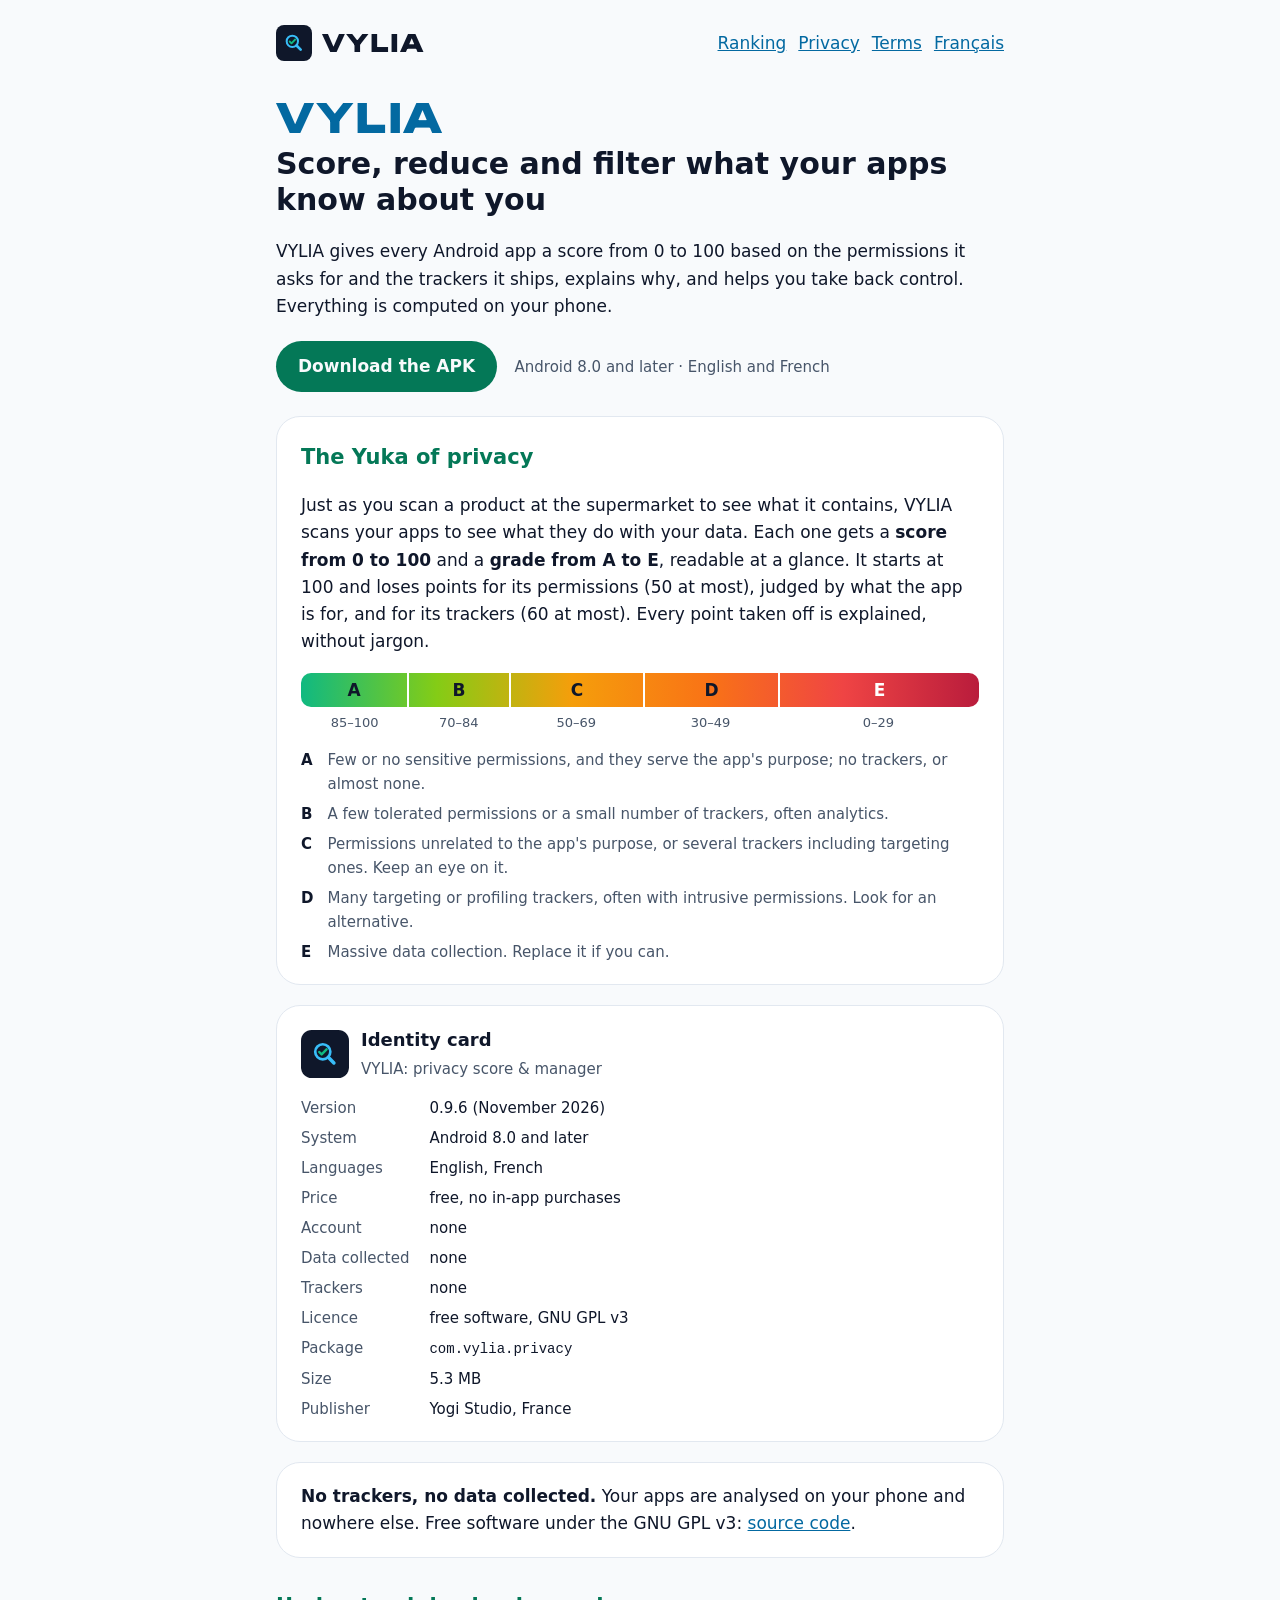
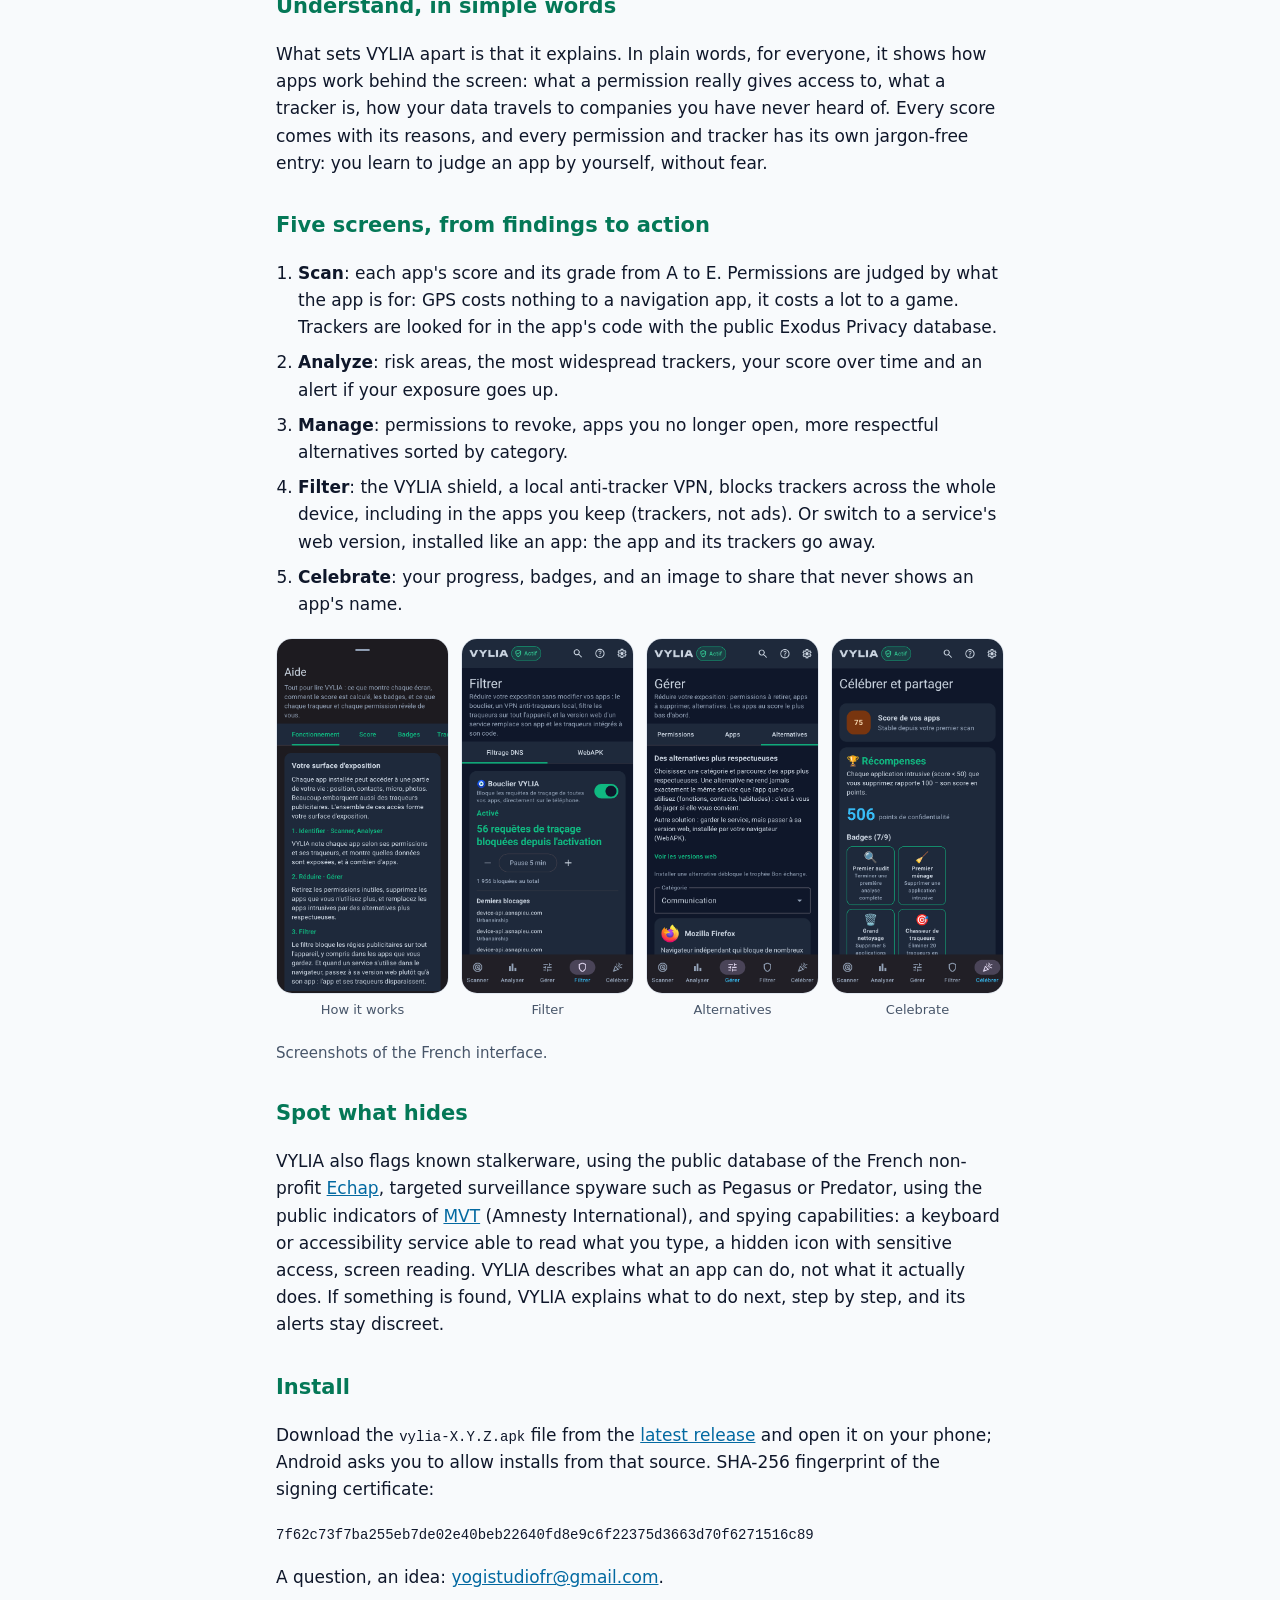
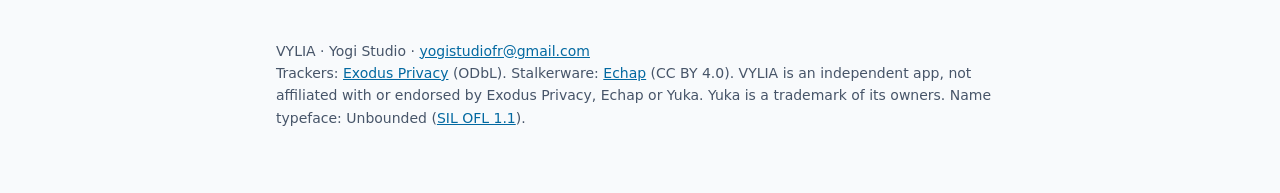
<file: index.html>
<!doctype html>
<html lang="en">
<head>
<meta charset="utf-8">
<meta name="viewport" content="width=device-width, initial-scale=1">
<meta http-equiv="Content-Security-Policy" content="default-src 'none'; style-src 'self'; img-src 'self'; font-src 'self'; base-uri 'none'; form-action 'none'">
<meta name="referrer" content="no-referrer">
<title>VYLIA: privacy score &amp; manager</title>
<meta name="description" content="VYLIA scores your Android apps by their permissions and trackers, helps you clean up and blocks trackers with a local anti-tracker VPN. 100% on your phone, free software.">
<link rel="icon" href="assets/logo.svg" type="image/svg+xml">
<link rel="stylesheet" href="style.css">
</head>
<body>
<main>
<header>
  <a class="logo" href="./"><img src="assets/logo.svg" alt="" width="36" height="36"><span class="wordmark">VYLIA</span></a>
  <nav><a href="ranking.html">Ranking</a><a href="privacy.html">Privacy</a><a href="terms.html">Terms</a><a href="fr/" hreflang="fr" lang="fr">Français</a></nav>
</header>

<h1><span class="wordmark">VYLIA</span>Score, reduce and filter what your apps know about you</h1>
<p>VYLIA gives every Android app a score from 0 to 100 based on the permissions it asks for and the trackers it ships,
explains why, and helps you take back control. Everything is computed on your phone.</p>
<p><a class="button" href="https://github.com/GuillaumeCHR/VYLIA/releases/latest">Download the APK</a>
<span class="muted">Android 8.0 and later · English and French</span></p>

<section class="card" aria-labelledby="pitch-en">
  <h2 id="pitch-en">The Yuka of privacy</h2>
  <p>Just as you scan a product at the supermarket to see what it contains, VYLIA scans your apps to see what they do with
  your data. Each one gets a <strong>score from 0 to 100</strong> and a <strong>grade from A to E</strong>, readable at a
  glance. It starts at 100 and loses points for its permissions (50 at most), judged by what the app is for, and for its
  trackers (60 at most). Every point taken off is explained, without jargon.</p>
  <div class="scale" role="img" aria-label="Grade scale: A from 85 to 100, B from 70 to 84, C from 50 to 69, D from 30 to 49, E from 0 to 29">
    <span class="band-a">A</span><span class="band-b">B</span><span class="band-c">C</span><span class="band-d">D</span><span class="band-e">E</span>
  </div>
  <div class="scale-legend" aria-hidden="true"><span class="band-a">85–100</span><span class="band-b">70–84</span><span class="band-c">50–69</span><span class="band-d">30–49</span><span class="band-e">0–29</span></div>
  <dl class="grades">
    <dt>A</dt><dd>Few or no sensitive permissions, and they serve the app's purpose; no trackers, or almost none.</dd>
    <dt>B</dt><dd>A few tolerated permissions or a small number of trackers, often analytics.</dd>
    <dt>C</dt><dd>Permissions unrelated to the app's purpose, or several trackers including targeting ones. Keep an eye on it.</dd>
    <dt>D</dt><dd>Many targeting or profiling trackers, often with intrusive permissions. Look for an alternative.</dd>
    <dt>E</dt><dd>Massive data collection. Replace it if you can.</dd>
  </dl>
</section>

<section class="card" aria-labelledby="idcard-en">
  <div class="idcard-title"><img src="assets/logo.svg" alt="" width="48" height="48">
    <div><strong id="idcard-en">Identity card</strong><span class="muted">VYLIA: privacy score &amp; manager</span></div></div>
  <dl class="idcard">
    <dt>Version</dt><dd>0.9.6 (November 2026)</dd>
    <dt>System</dt><dd>Android 8.0 and later</dd>
    <dt>Languages</dt><dd>English, French</dd>
    <dt>Price</dt><dd>free, no in-app purchases</dd>
    <dt>Account</dt><dd>none</dd>
    <dt>Data collected</dt><dd>none</dd>
    <dt>Trackers</dt><dd>none</dd>
    <dt>Licence</dt><dd>free software, GNU GPL v3</dd>
    <dt>Package</dt><dd><code>com.vylia.privacy</code></dd>
    <dt>Size</dt><dd>5.3 MB</dd>
    <dt>Publisher</dt><dd>Yogi Studio, France</dd>
  </dl>
</section>

<div class="card">
  <strong>No trackers, no data collected.</strong> Your apps are analysed on your phone and nowhere else.
  Free software under the GNU GPL v3: <a href="https://github.com/GuillaumeCHR/VYLIA">source code</a>.
</div>

<h2>Understand, in simple words</h2>
<p>What sets VYLIA apart is that it explains. In plain words, for everyone, it shows how apps work behind the screen:
what a permission really gives access to, what a tracker is, how your data travels to companies you have never heard
of. Every score comes with its reasons, and every permission and tracker has its own jargon-free entry: you learn to
judge an app by yourself, without fear.</p>

<h2>Five screens, from findings to action</h2>
<ol class="steps">
  <li><strong>Scan</strong>: each app's score and its grade from A to E. Permissions are judged by what the app is for:
    GPS costs nothing to a navigation app, it costs a lot to a game. Trackers are looked for in the app's code with the
    public Exodus Privacy database.</li>
  <li><strong>Analyze</strong>: risk areas, the most widespread trackers, your score over time and an alert if your
    exposure goes up.</li>
  <li><strong>Manage</strong>: permissions to revoke, apps you no longer open, more respectful alternatives sorted by
    category.</li>
  <li><strong>Filter</strong>: the VYLIA shield, a local anti-tracker VPN, blocks trackers across the whole device, including
    in the apps you keep (trackers, not ads). Or switch to a service's web version, installed like an app: the app and its trackers go away.</li>
  <li><strong>Celebrate</strong>: your progress, badges, and an image to share that never shows an app's name.</li>
</ol>

<div class="shots">
  <figure><img src="screenshots/aide-fonctionnement.png" width="540" height="1119" alt="How VYLIA works: your exposure surface, then Identify, Reduce, Filter (French interface)"><figcaption>How it works</figcaption></figure>
  <figure><img src="screenshots/filtrer.png" width="540" height="1119" alt="Filter: the VYLIA shield and private DNS (French interface)"><figcaption>Filter</figcaption></figure>
  <figure><img src="screenshots/alternatives.png" width="540" height="1119" alt="Alternatives by category, with their Google Play rating (French interface)"><figcaption>Alternatives</figcaption></figure>
  <figure><img src="screenshots/celebrer.png" width="540" height="1119" alt="Celebrate and share: score, points and badges (French interface)"><figcaption>Celebrate</figcaption></figure>
</div>
<p class="muted">Screenshots of the French interface.</p>

<h2>Spot what hides</h2>
<p>VYLIA also flags known stalkerware, using the public database of the French non-profit
<a href="https://echap.eu.org/">Echap</a>, targeted surveillance spyware such as Pegasus or Predator, using the public
indicators of <a href="https://github.com/mvt-project/mvt-indicators">MVT</a> (Amnesty International), and spying capabilities: a keyboard or accessibility service able to read
what you type, a hidden icon with sensitive access, screen reading. VYLIA describes what an app can do, not what it
actually does. If something is found, VYLIA explains what to do next, step by step, and its alerts stay discreet.</p>

<h2>Install</h2>
<p>Download the <code>vylia-X.Y.Z.apk</code> file from the
<a href="https://github.com/GuillaumeCHR/VYLIA/releases/latest">latest release</a> and open it on your phone; Android
asks you to allow installs from that source. SHA-256 fingerprint of the signing certificate:</p>
<p><code>7f62c73f7ba255eb7de02e40beb22640fd8e9c6f22375d3663d70f6271516c89</code></p>
<p>A question, an idea: <a href="mailto:yogistudiofr@gmail.com">yogistudiofr@gmail.com</a>.</p>

<footer>VYLIA · Yogi Studio · <a href="mailto:yogistudiofr@gmail.com">yogistudiofr@gmail.com</a><br>
Trackers: <a href="https://exodus-privacy.eu.org/">Exodus Privacy</a> (ODbL). Stalkerware: <a href="https://echap.eu.org/">Echap</a> (CC BY 4.0).
VYLIA is an independent app, not affiliated with or endorsed by Exodus Privacy, Echap or Yuka. Yuka is a trademark of its owners.
Name typeface: Unbounded (<a href="assets/unbounded-OFL.txt">SIL OFL 1.1</a>).</footer>
</main>
</body>
</html>
</file>
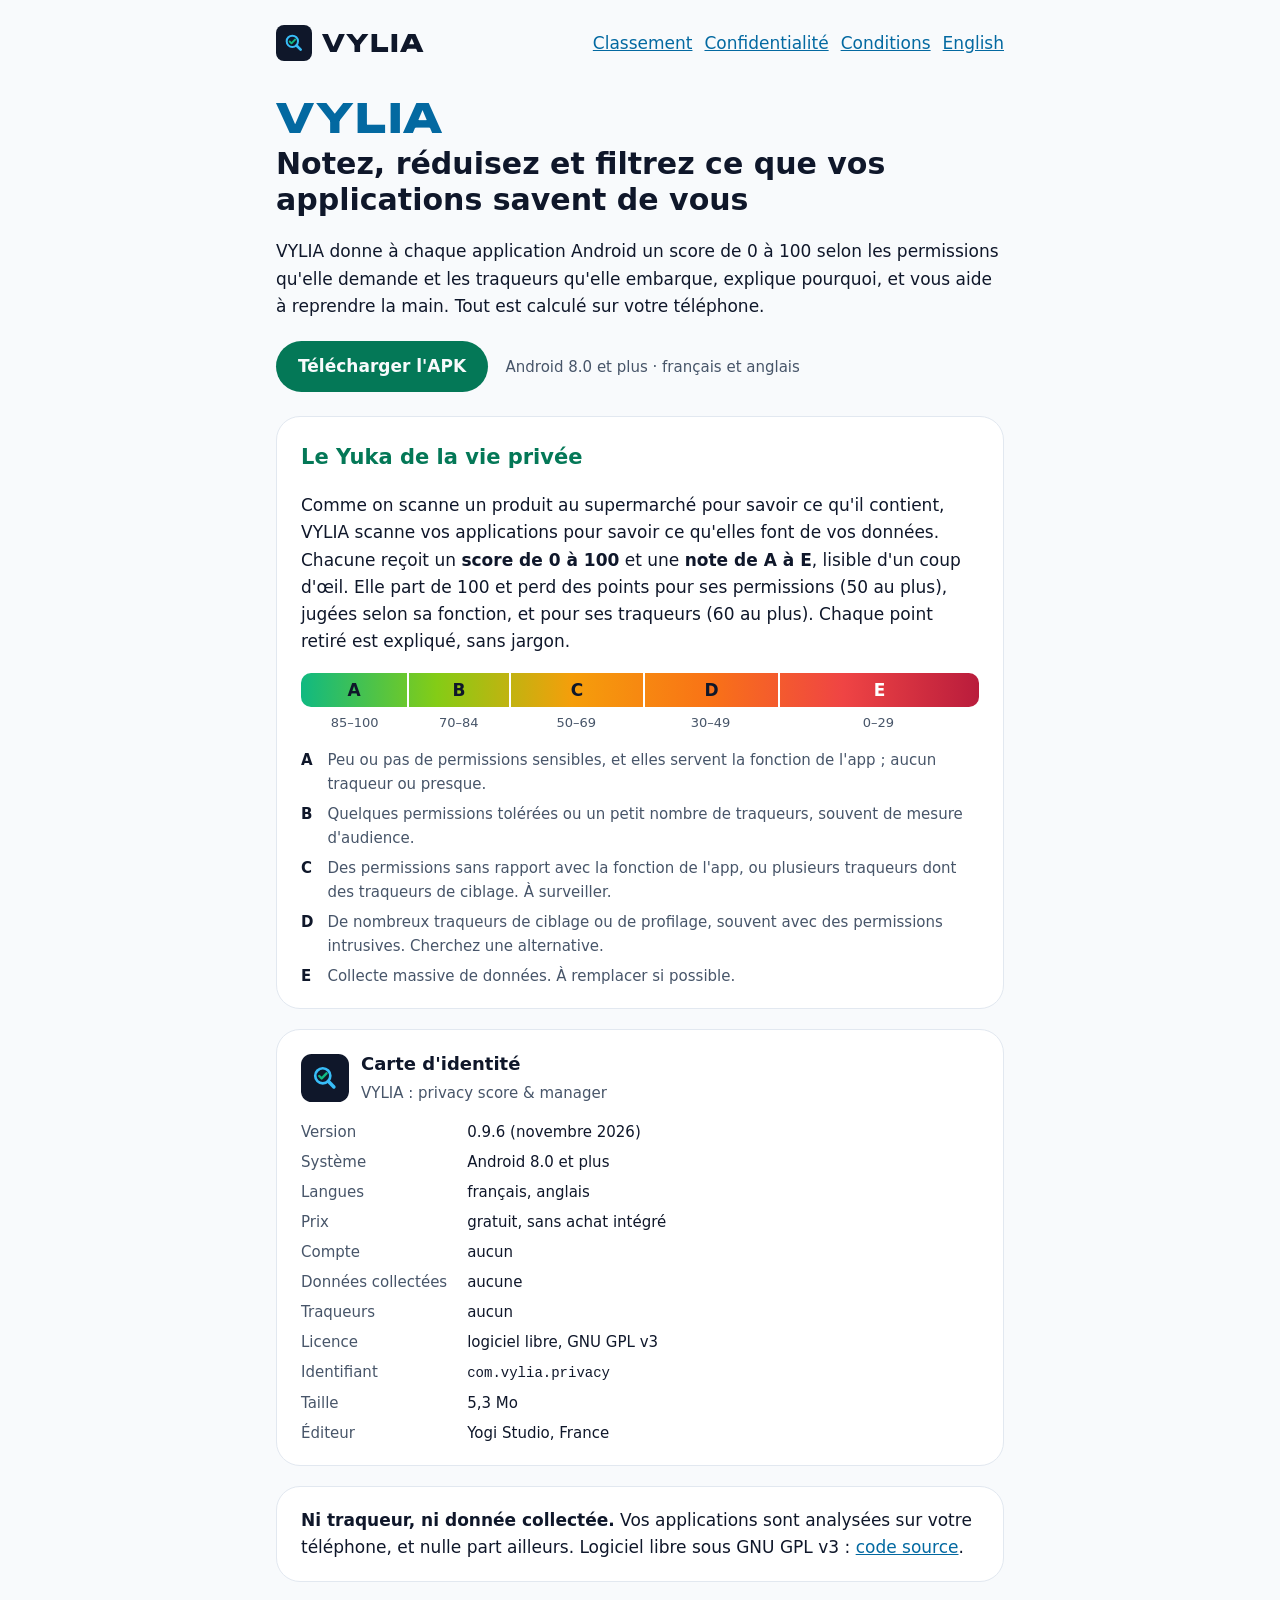
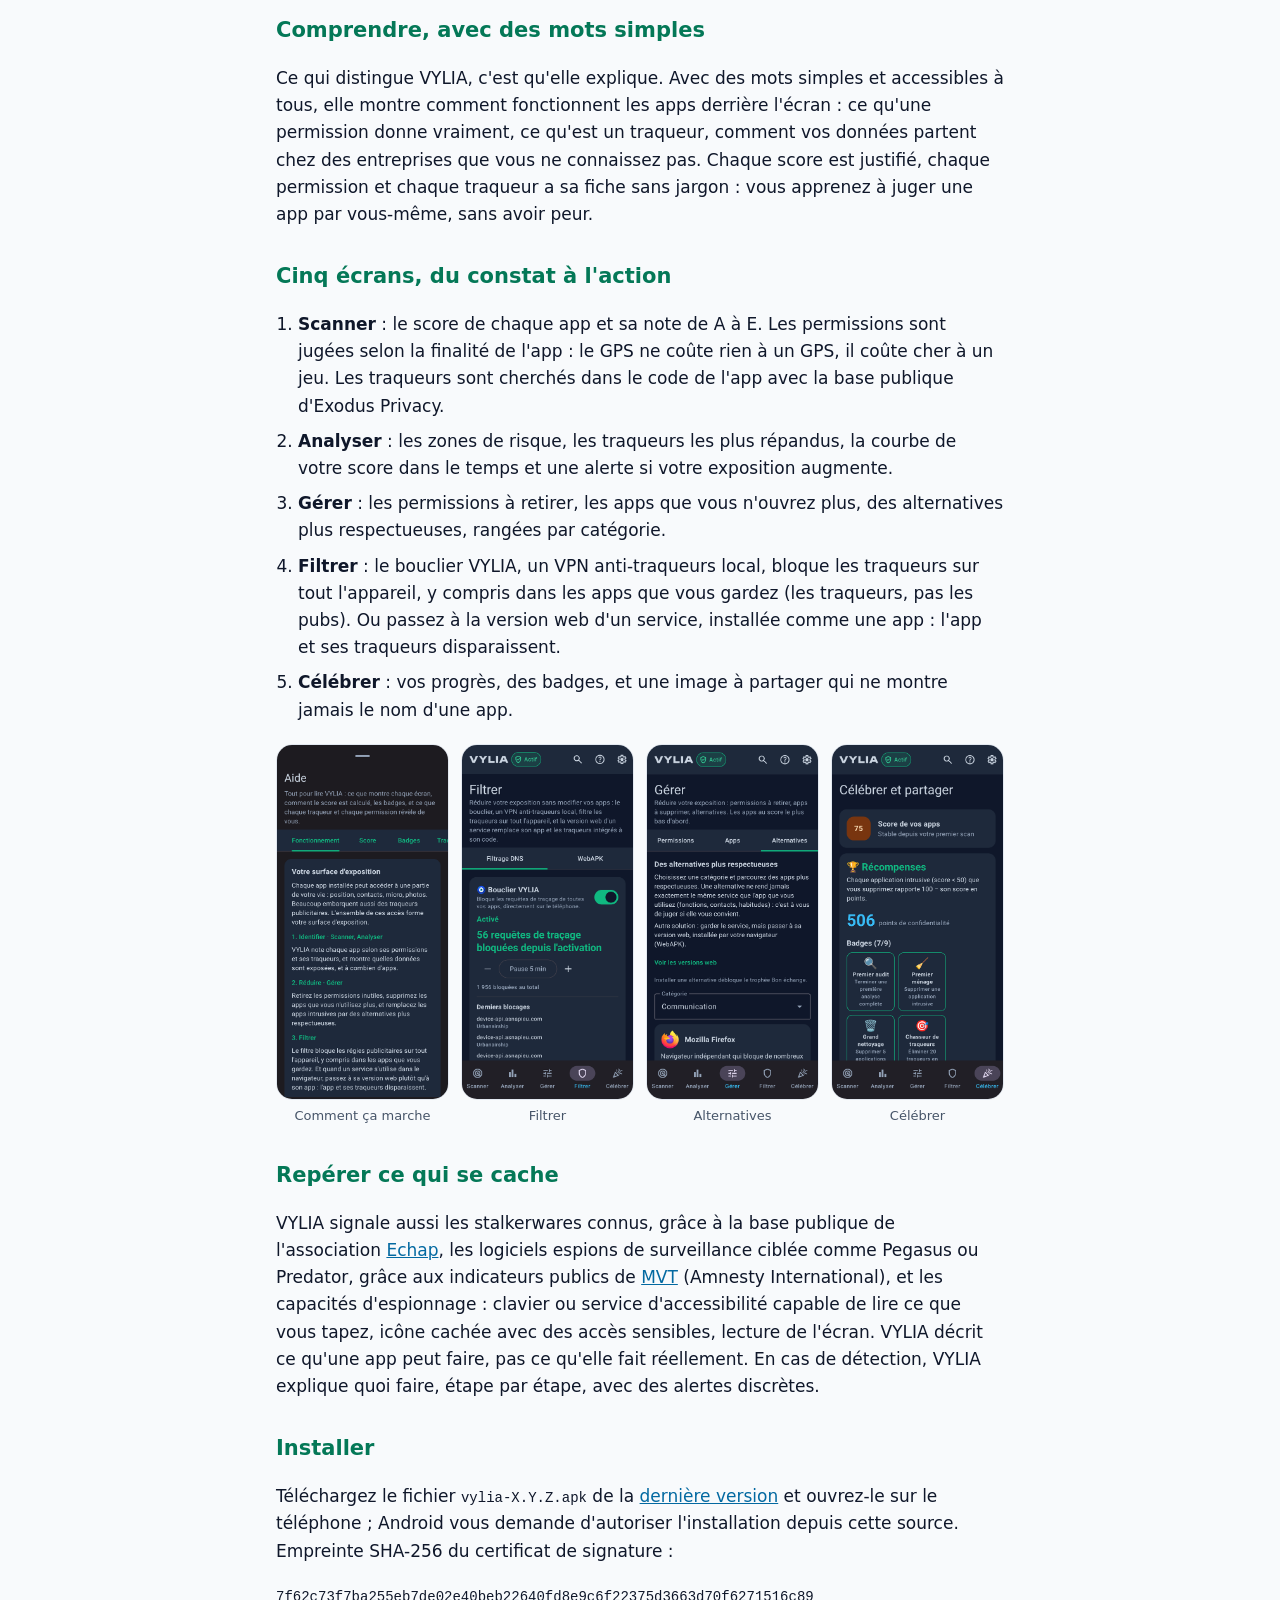
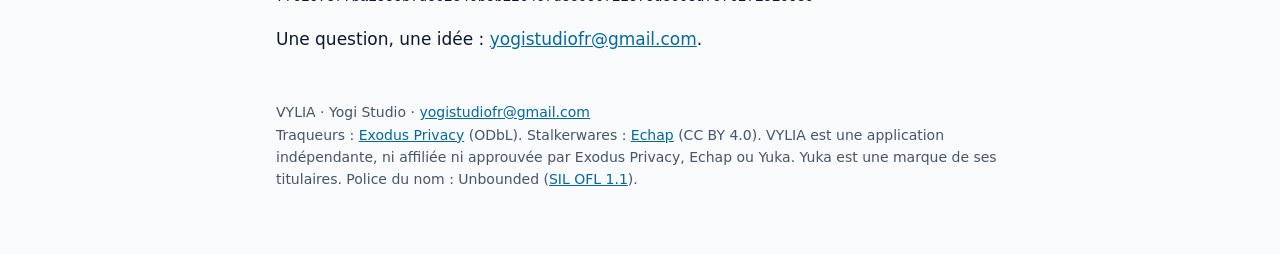
<file: fr/index.html>
<!doctype html>
<html lang="fr">
<head>
<meta charset="utf-8">
<meta name="viewport" content="width=device-width, initial-scale=1">
<meta http-equiv="Content-Security-Policy" content="default-src 'none'; style-src 'self'; img-src 'self'; font-src 'self'; base-uri 'none'; form-action 'none'">
<meta name="referrer" content="no-referrer">
<title>VYLIA : privacy score &amp; manager</title>
<meta name="description" content="VYLIA note vos applications Android selon leurs permissions et leurs traqueurs, vous aide à faire le ménage et bloque les traqueurs avec un VPN anti-traqueurs local. 100 % sur le téléphone, logiciel libre.">
<link rel="icon" href="../assets/logo.svg" type="image/svg+xml">
<link rel="stylesheet" href="../style.css">
</head>
<body>
<main>
<header>
  <a class="logo" href="./"><img src="../assets/logo.svg" alt="" width="36" height="36"><span class="wordmark">VYLIA</span></a>
  <nav><a href="classement.html">Classement</a><a href="confidentialite.html">Confidentialité</a><a href="conditions.html">Conditions</a><a href="../" hreflang="en" lang="en">English</a></nav>
</header>

<h1><span class="wordmark">VYLIA</span>Notez, réduisez et filtrez ce que vos applications savent de vous</h1>
<p>VYLIA donne à chaque application Android un score de 0 à 100 selon les permissions qu'elle demande et les traqueurs
qu'elle embarque, explique pourquoi, et vous aide à reprendre la main. Tout est calculé sur votre téléphone.</p>
<p><a class="button" href="https://github.com/GuillaumeCHR/VYLIA/releases/latest">Télécharger l'APK</a>
<span class="muted">Android 8.0 et plus · français et anglais</span></p>

<section class="card" aria-labelledby="pitch-fr">
  <h2 id="pitch-fr">Le Yuka de la vie privée</h2>
  <p>Comme on scanne un produit au supermarché pour savoir ce qu'il contient, VYLIA scanne vos applications pour savoir ce
  qu'elles font de vos données. Chacune reçoit un <strong>score de 0 à 100</strong> et une <strong>note de A à E</strong>,
  lisible d'un coup d'œil. Elle part de 100 et perd des points pour ses permissions (50 au plus), jugées selon sa fonction,
  et pour ses traqueurs (60 au plus). Chaque point retiré est expliqué, sans jargon.</p>
  <div class="scale" role="img" aria-label="Échelle des notes : A de 85 à 100, B de 70 à 84, C de 50 à 69, D de 30 à 49, E de 0 à 29">
    <span class="band-a">A</span><span class="band-b">B</span><span class="band-c">C</span><span class="band-d">D</span><span class="band-e">E</span>
  </div>
  <div class="scale-legend" aria-hidden="true"><span class="band-a">85–100</span><span class="band-b">70–84</span><span class="band-c">50–69</span><span class="band-d">30–49</span><span class="band-e">0–29</span></div>
  <dl class="grades">
    <dt>A</dt><dd>Peu ou pas de permissions sensibles, et elles servent la fonction de l'app ; aucun traqueur ou presque.</dd>
    <dt>B</dt><dd>Quelques permissions tolérées ou un petit nombre de traqueurs, souvent de mesure d'audience.</dd>
    <dt>C</dt><dd>Des permissions sans rapport avec la fonction de l'app, ou plusieurs traqueurs dont des traqueurs de ciblage. À surveiller.</dd>
    <dt>D</dt><dd>De nombreux traqueurs de ciblage ou de profilage, souvent avec des permissions intrusives. Cherchez une alternative.</dd>
    <dt>E</dt><dd>Collecte massive de données. À remplacer si possible.</dd>
  </dl>
</section>

<section class="card" aria-labelledby="idcard-fr">
  <div class="idcard-title"><img src="../assets/logo.svg" alt="" width="48" height="48">
    <div><strong id="idcard-fr">Carte d'identité</strong><span class="muted">VYLIA : privacy score &amp; manager</span></div></div>
  <dl class="idcard">
    <dt>Version</dt><dd>0.9.6 (novembre 2026)</dd>
    <dt>Système</dt><dd>Android 8.0 et plus</dd>
    <dt>Langues</dt><dd>français, anglais</dd>
    <dt>Prix</dt><dd>gratuit, sans achat intégré</dd>
    <dt>Compte</dt><dd>aucun</dd>
    <dt>Données collectées</dt><dd>aucune</dd>
    <dt>Traqueurs</dt><dd>aucun</dd>
    <dt>Licence</dt><dd>logiciel libre, GNU GPL v3</dd>
    <dt>Identifiant</dt><dd><code>com.vylia.privacy</code></dd>
    <dt>Taille</dt><dd>5,3 Mo</dd>
    <dt>Éditeur</dt><dd>Yogi Studio, France</dd>
  </dl>
</section>

<div class="card">
  <strong>Ni traqueur, ni donnée collectée.</strong> Vos applications sont analysées sur votre téléphone,
  et nulle part ailleurs. Logiciel libre sous GNU GPL v3 :
  <a href="https://github.com/GuillaumeCHR/VYLIA">code source</a>.
</div>

<h2>Comprendre, avec des mots simples</h2>
<p>Ce qui distingue VYLIA, c'est qu'elle explique. Avec des mots simples et accessibles à tous, elle montre comment
fonctionnent les apps derrière l'écran : ce qu'une permission donne vraiment, ce qu'est un traqueur, comment vos
données partent chez des entreprises que vous ne connaissez pas. Chaque score est justifié, chaque permission et
chaque traqueur a sa fiche sans jargon : vous apprenez à juger une app par vous-même, sans avoir peur.</p>

<h2>Cinq écrans, du constat à l'action</h2>
<ol class="steps">
  <li><strong>Scanner</strong> : le score de chaque app et sa note de A à E. Les permissions sont jugées selon la
    finalité de l'app : le GPS ne coûte rien à un GPS, il coûte cher à un jeu. Les traqueurs sont cherchés dans le code
    de l'app avec la base publique d'Exodus Privacy.</li>
  <li><strong>Analyser</strong> : les zones de risque, les traqueurs les plus répandus, la courbe de votre score dans le
    temps et une alerte si votre exposition augmente.</li>
  <li><strong>Gérer</strong> : les permissions à retirer, les apps que vous n'ouvrez plus, des alternatives plus
    respectueuses, rangées par catégorie.</li>
  <li><strong>Filtrer</strong> : le bouclier VYLIA, un VPN anti-traqueurs local, bloque les traqueurs sur tout l'appareil,
    y compris dans les apps que vous gardez (les traqueurs, pas les pubs). Ou passez à la version web d'un service, installée comme une app : l'app et
    ses traqueurs disparaissent.</li>
  <li><strong>Célébrer</strong> : vos progrès, des badges, et une image à partager qui ne montre jamais le nom d'une app.</li>
</ol>

<div class="shots">
  <figure><img src="../screenshots/aide-fonctionnement.png" width="540" height="1119" alt="Comment fonctionne VYLIA : votre surface d'exposition, puis Identifier, Réduire, Filtrer"><figcaption>Comment ça marche</figcaption></figure>
  <figure><img src="../screenshots/filtrer.png" width="540" height="1119" alt="Filtrer : le bouclier VYLIA et le DNS privé"><figcaption>Filtrer</figcaption></figure>
  <figure><img src="../screenshots/alternatives.png" width="540" height="1119" alt="Alternatives par catégorie, avec leur note Google Play"><figcaption>Alternatives</figcaption></figure>
  <figure><img src="../screenshots/celebrer.png" width="540" height="1119" alt="Célébrer et partager : score, points et badges"><figcaption>Célébrer</figcaption></figure>
</div>

<h2>Repérer ce qui se cache</h2>
<p>VYLIA signale aussi les stalkerwares connus, grâce à la base publique de l'association
<a href="https://echap.eu.org/">Echap</a>, les logiciels espions de surveillance ciblée comme Pegasus ou Predator, grâce
aux indicateurs publics de <a href="https://github.com/mvt-project/mvt-indicators">MVT</a> (Amnesty International), et les capacités d'espionnage : clavier ou service d'accessibilité capable
de lire ce que vous tapez, icône cachée avec des accès sensibles, lecture de l'écran. VYLIA décrit ce qu'une app peut
faire, pas ce qu'elle fait réellement. En cas de détection, VYLIA explique quoi faire, étape par étape, avec des alertes
discrètes.</p>

<h2>Installer</h2>
<p>Téléchargez le fichier <code>vylia-X.Y.Z.apk</code> de la
<a href="https://github.com/GuillaumeCHR/VYLIA/releases/latest">dernière version</a> et ouvrez-le sur le téléphone ;
Android vous demande d'autoriser l'installation depuis cette source. Empreinte SHA-256 du certificat de signature :</p>
<p><code>7f62c73f7ba255eb7de02e40beb22640fd8e9c6f22375d3663d70f6271516c89</code></p>
<p>Une question, une idée : <a href="mailto:yogistudiofr@gmail.com">yogistudiofr@gmail.com</a>.</p>

<footer>VYLIA · Yogi Studio · <a href="mailto:yogistudiofr@gmail.com">yogistudiofr@gmail.com</a><br>
Traqueurs : <a href="https://exodus-privacy.eu.org/">Exodus Privacy</a> (ODbL). Stalkerwares : <a href="https://echap.eu.org/">Echap</a> (CC BY 4.0).
VYLIA est une application indépendante, ni affiliée ni approuvée par Exodus Privacy, Echap ou Yuka. Yuka est une marque de ses titulaires.
Police du nom : Unbounded (<a href="../assets/unbounded-OFL.txt">SIL OFL 1.1</a>).</footer>
</main>
</body>
</html>
</file>
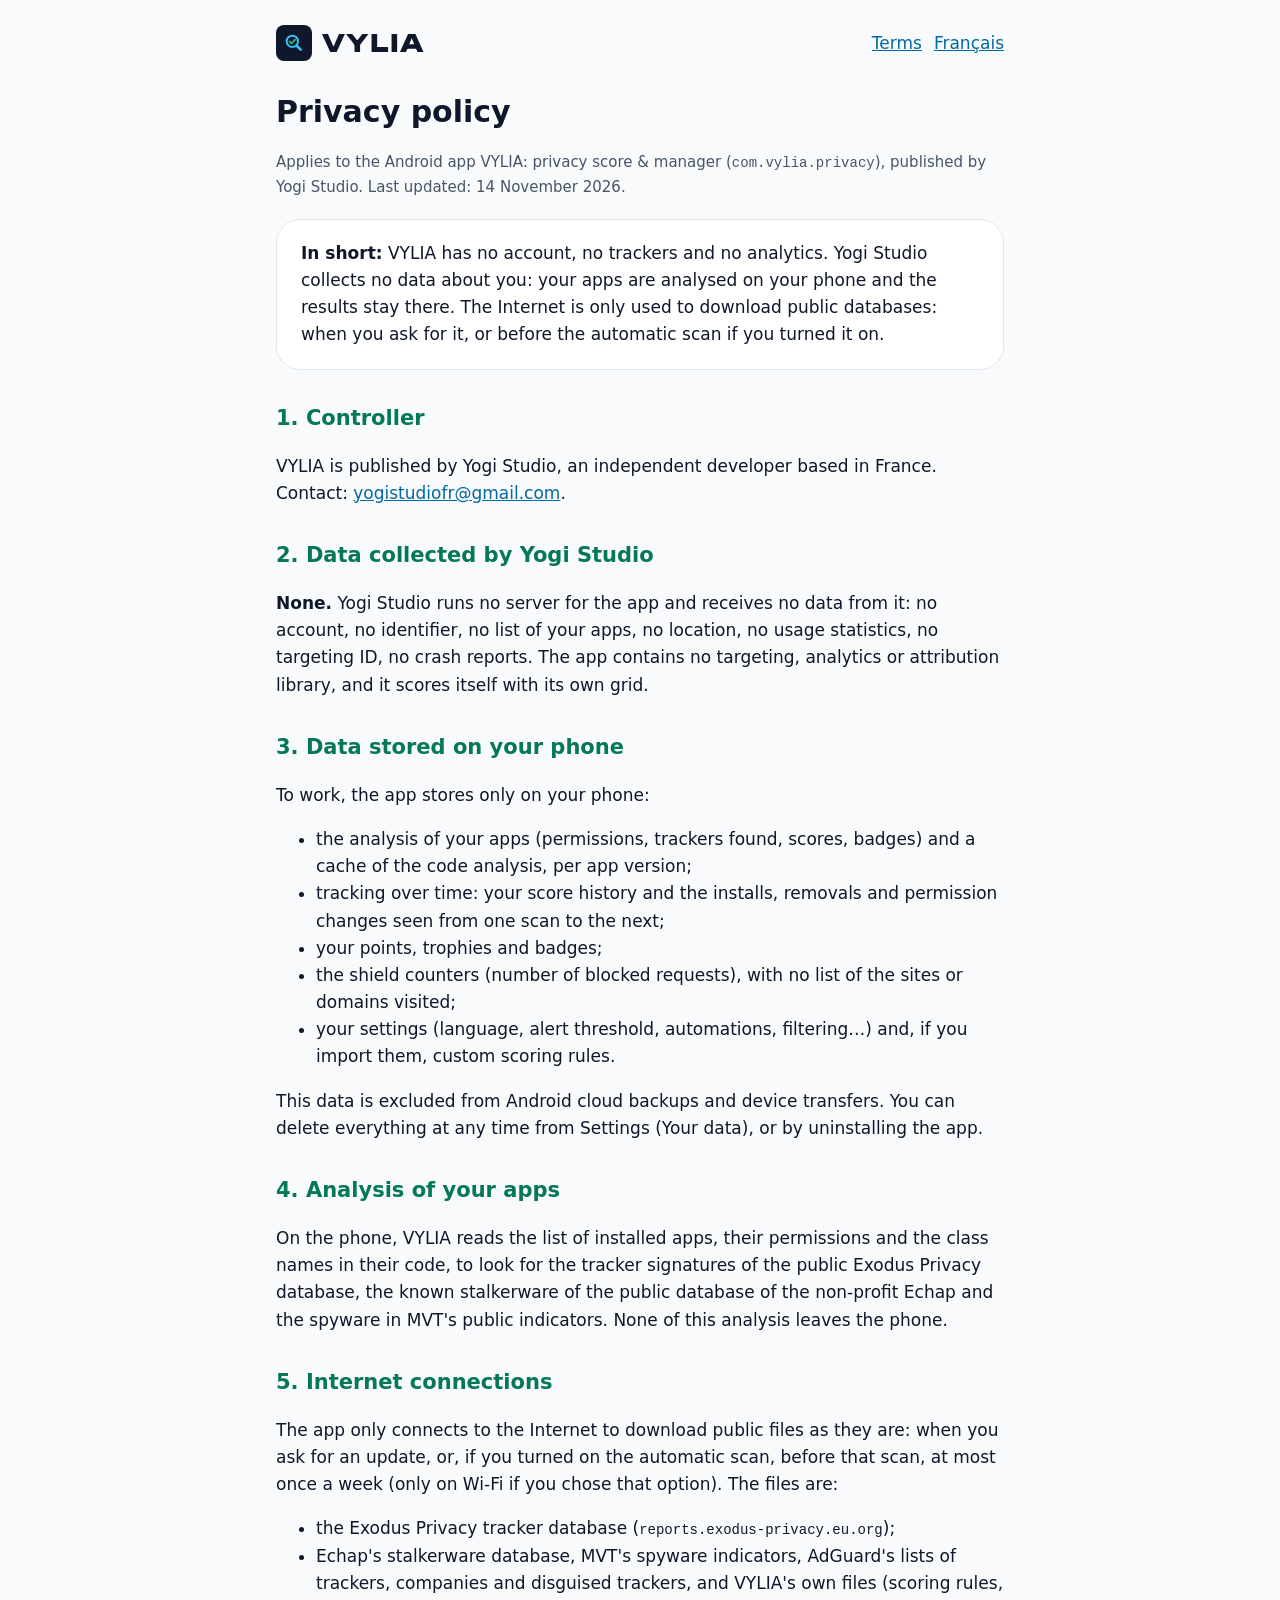
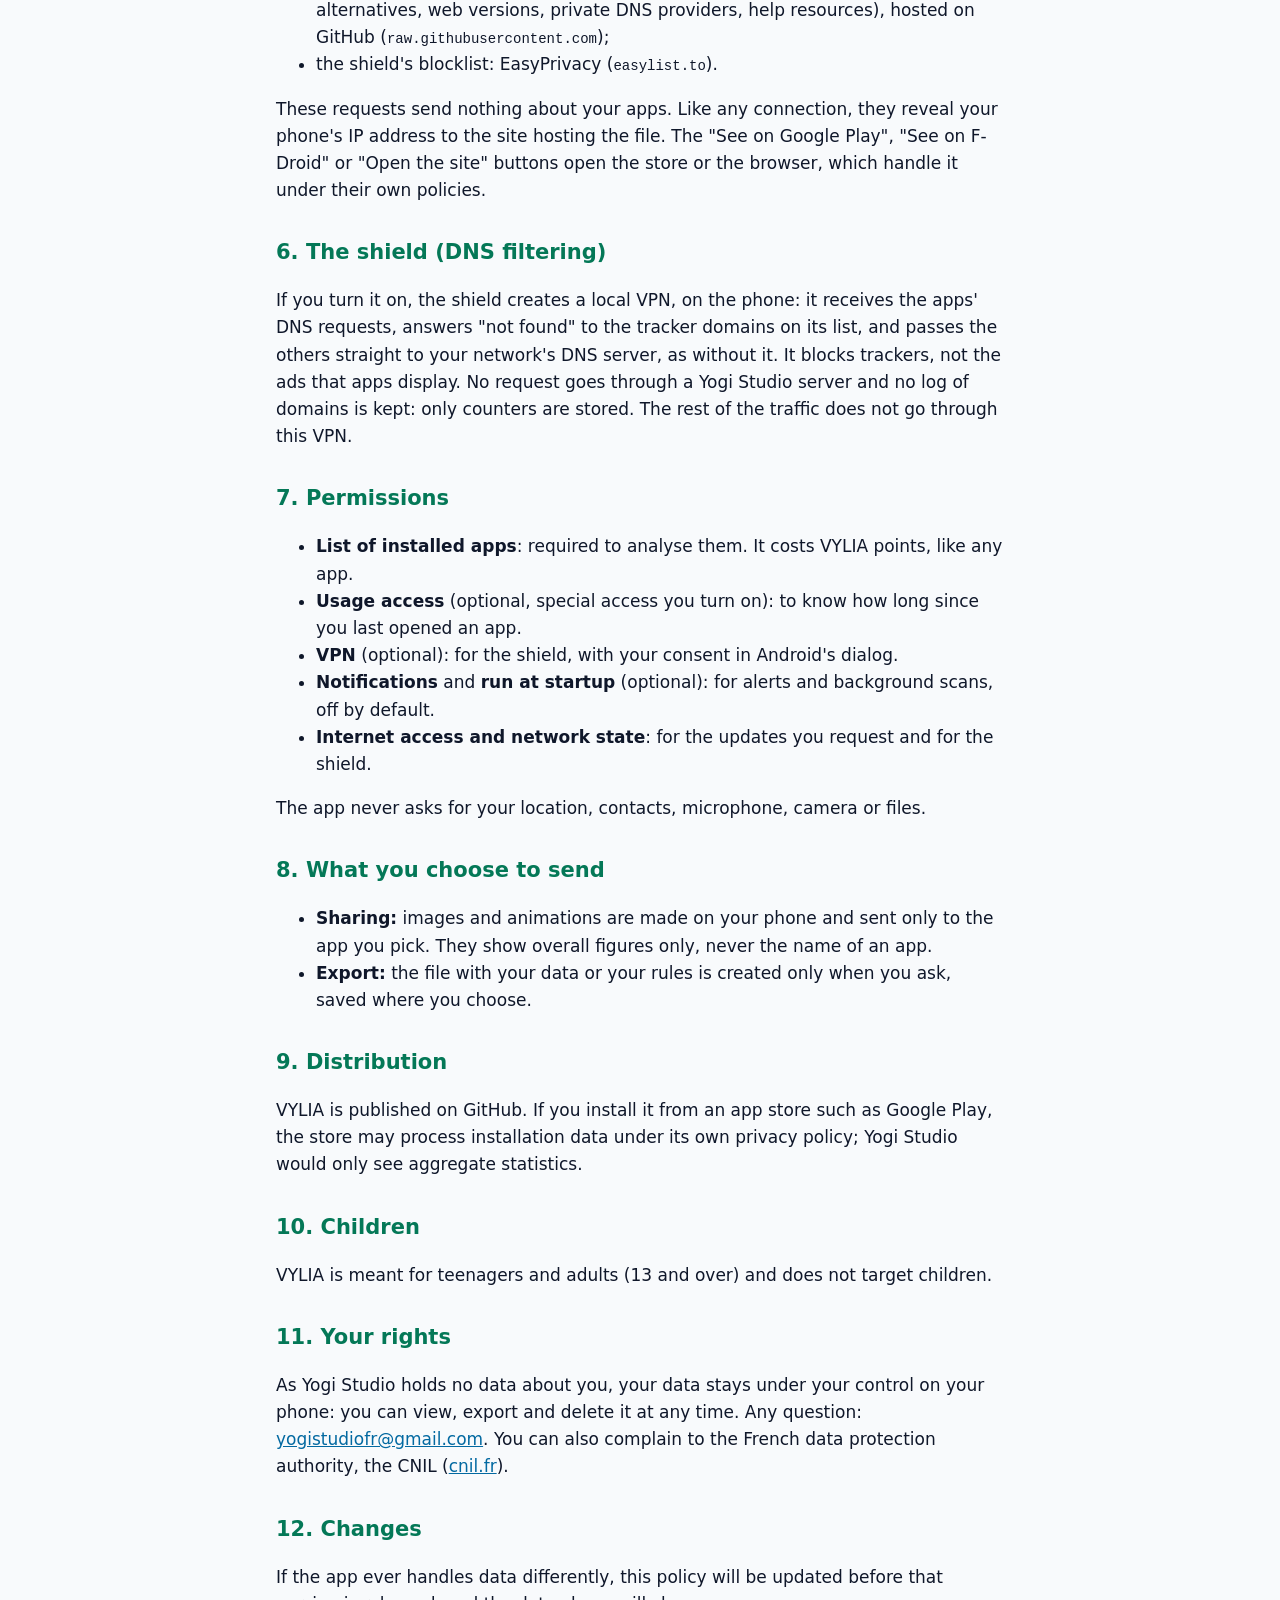
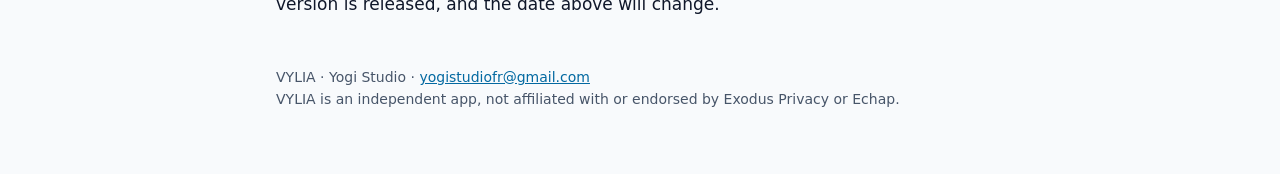
<file: privacy.html>
<!doctype html>
<html lang="en">
<head>
<meta charset="utf-8">
<meta name="viewport" content="width=device-width, initial-scale=1">
<meta http-equiv="Content-Security-Policy" content="default-src 'none'; style-src 'self'; img-src 'self'; font-src 'self'; base-uri 'none'; form-action 'none'">
<meta name="referrer" content="no-referrer">
<title>Privacy policy – VYLIA</title>
<link rel="icon" href="assets/logo.svg" type="image/svg+xml">
<link rel="stylesheet" href="style.css">
</head>
<body>
<main>
<header>
  <a class="logo" href="./"><img src="assets/logo.svg" alt="" width="36" height="36"><span class="wordmark">VYLIA</span></a>
  <nav><a href="terms.html">Terms</a><a href="fr/confidentialite.html" hreflang="fr" lang="fr">Français</a></nav>
</header>

<h1>Privacy policy</h1>
<p class="muted">Applies to the Android app VYLIA: privacy score &amp; manager (<code>com.vylia.privacy</code>),
published by Yogi Studio. Last updated: 14 November 2026.</p>

<div class="card">
  <strong>In short:</strong> VYLIA has no account, no trackers and no analytics. Yogi Studio collects no data
  about you: your apps are analysed on your phone and the results stay there. The Internet is only used to download
  public databases: when you ask for it, or before the automatic scan if you turned it on.
</div>

<h2>1. Controller</h2>
<p>VYLIA is published by Yogi Studio, an independent developer based in France.
Contact: <a href="mailto:yogistudiofr@gmail.com">yogistudiofr@gmail.com</a>.</p>

<h2>2. Data collected by Yogi Studio</h2>
<p><strong>None.</strong> Yogi Studio runs no server for the app and receives no data from it: no account, no
identifier, no list of your apps, no location, no usage statistics, no targeting ID, no crash reports. The app contains
no targeting, analytics or attribution library, and it scores itself with its own grid.</p>

<h2>3. Data stored on your phone</h2>
<p>To work, the app stores only on your phone:</p>
<ul>
  <li>the analysis of your apps (permissions, trackers found, scores, badges) and a cache of the code analysis, per app
      version;</li>
  <li>tracking over time: your score history and the installs, removals and permission changes seen from one scan to the
      next;</li>
  <li>your points, trophies and badges;</li>
  <li>the shield counters (number of blocked requests), with no list of the sites or domains visited;</li>
  <li>your settings (language, alert threshold, automations, filtering…) and, if you import them, custom scoring rules.</li>
</ul>
<p>This data is excluded from Android cloud backups and device transfers. You can delete everything at any time from
Settings (Your data), or by uninstalling the app.</p>

<h2>4. Analysis of your apps</h2>
<p>On the phone, VYLIA reads the list of installed apps, their permissions and the class names in their code, to look
for the tracker signatures of the public Exodus Privacy database, the known stalkerware of the public database of
the non-profit Echap and the spyware in MVT's public indicators. None of this analysis leaves the phone.</p>

<h2>5. Internet connections</h2>
<p>The app only connects to the Internet to download public files as they are: when you ask for an update, or,
if you turned on the automatic scan, before that scan, at most once a week (only on Wi-Fi if you chose that option).
The files are:</p>
<ul>
  <li>the Exodus Privacy tracker database (<code>reports.exodus-privacy.eu.org</code>);</li>
  <li>Echap's stalkerware database, MVT's spyware indicators, AdGuard's lists of trackers, companies and disguised
      trackers, and VYLIA's own files (scoring rules, alternatives, web versions, private DNS providers, help
      resources), hosted on GitHub (<code>raw.githubusercontent.com</code>);</li>
  <li>the shield's blocklist: EasyPrivacy (<code>easylist.to</code>).</li>
</ul>
<p>These requests send nothing about your apps. Like any connection, they reveal your phone's IP address to the site
hosting the file. The "See on Google Play", "See on F-Droid" or "Open the site" buttons open the store or the browser,
which handle it under their own policies.</p>

<h2>6. The shield (DNS filtering)</h2>
<p>If you turn it on, the shield creates a local VPN, on the phone: it receives the apps' DNS requests, answers "not
found" to the tracker domains on its list, and passes the others straight to your network's DNS server, as
without it. It blocks trackers, not the ads that apps display. No request goes through a Yogi Studio server and no log of domains is kept: only counters are stored. The
rest of the traffic does not go through this VPN.</p>

<h2>7. Permissions</h2>
<ul>
  <li><strong>List of installed apps</strong>: required to analyse them. It costs VYLIA points, like any app.</li>
  <li><strong>Usage access</strong> (optional, special access you turn on): to know how long since you last opened an app.</li>
  <li><strong>VPN</strong> (optional): for the shield, with your consent in Android's dialog.</li>
  <li><strong>Notifications</strong> and <strong>run at startup</strong> (optional): for alerts and background scans,
      off by default.</li>
  <li><strong>Internet access and network state</strong>: for the updates you request and for the shield.</li>
</ul>
<p>The app never asks for your location, contacts, microphone, camera or files.</p>

<h2>8. What you choose to send</h2>
<ul>
  <li><strong>Sharing:</strong> images and animations are made on your phone and sent only to the app you pick. They
      show overall figures only, never the name of an app.</li>
  <li><strong>Export:</strong> the file with your data or your rules is created only when you ask, saved where you choose.</li>
</ul>

<h2>9. Distribution</h2>
<p>VYLIA is published on GitHub. If you install it from an app store such as Google Play, the store may process
installation data under its own privacy policy; Yogi Studio would only see aggregate statistics.</p>

<h2>10. Children</h2>
<p>VYLIA is meant for teenagers and adults (13 and over) and does not target children.</p>

<h2>11. Your rights</h2>
<p>As Yogi Studio holds no data about you, your data stays under your control on your phone: you can view, export and
delete it at any time. Any question: <a href="mailto:yogistudiofr@gmail.com">yogistudiofr@gmail.com</a>. You can also
complain to the French data protection authority, the CNIL (<a href="https://www.cnil.fr">cnil.fr</a>).</p>

<h2>12. Changes</h2>
<p>If the app ever handles data differently, this policy will be updated before that version is released, and the date
above will change.</p>

<footer>VYLIA · Yogi Studio · <a href="mailto:yogistudiofr@gmail.com">yogistudiofr@gmail.com</a><br>
VYLIA is an independent app, not affiliated with or endorsed by Exodus Privacy or Echap.</footer>
</main>
</body>
</html>
</file>
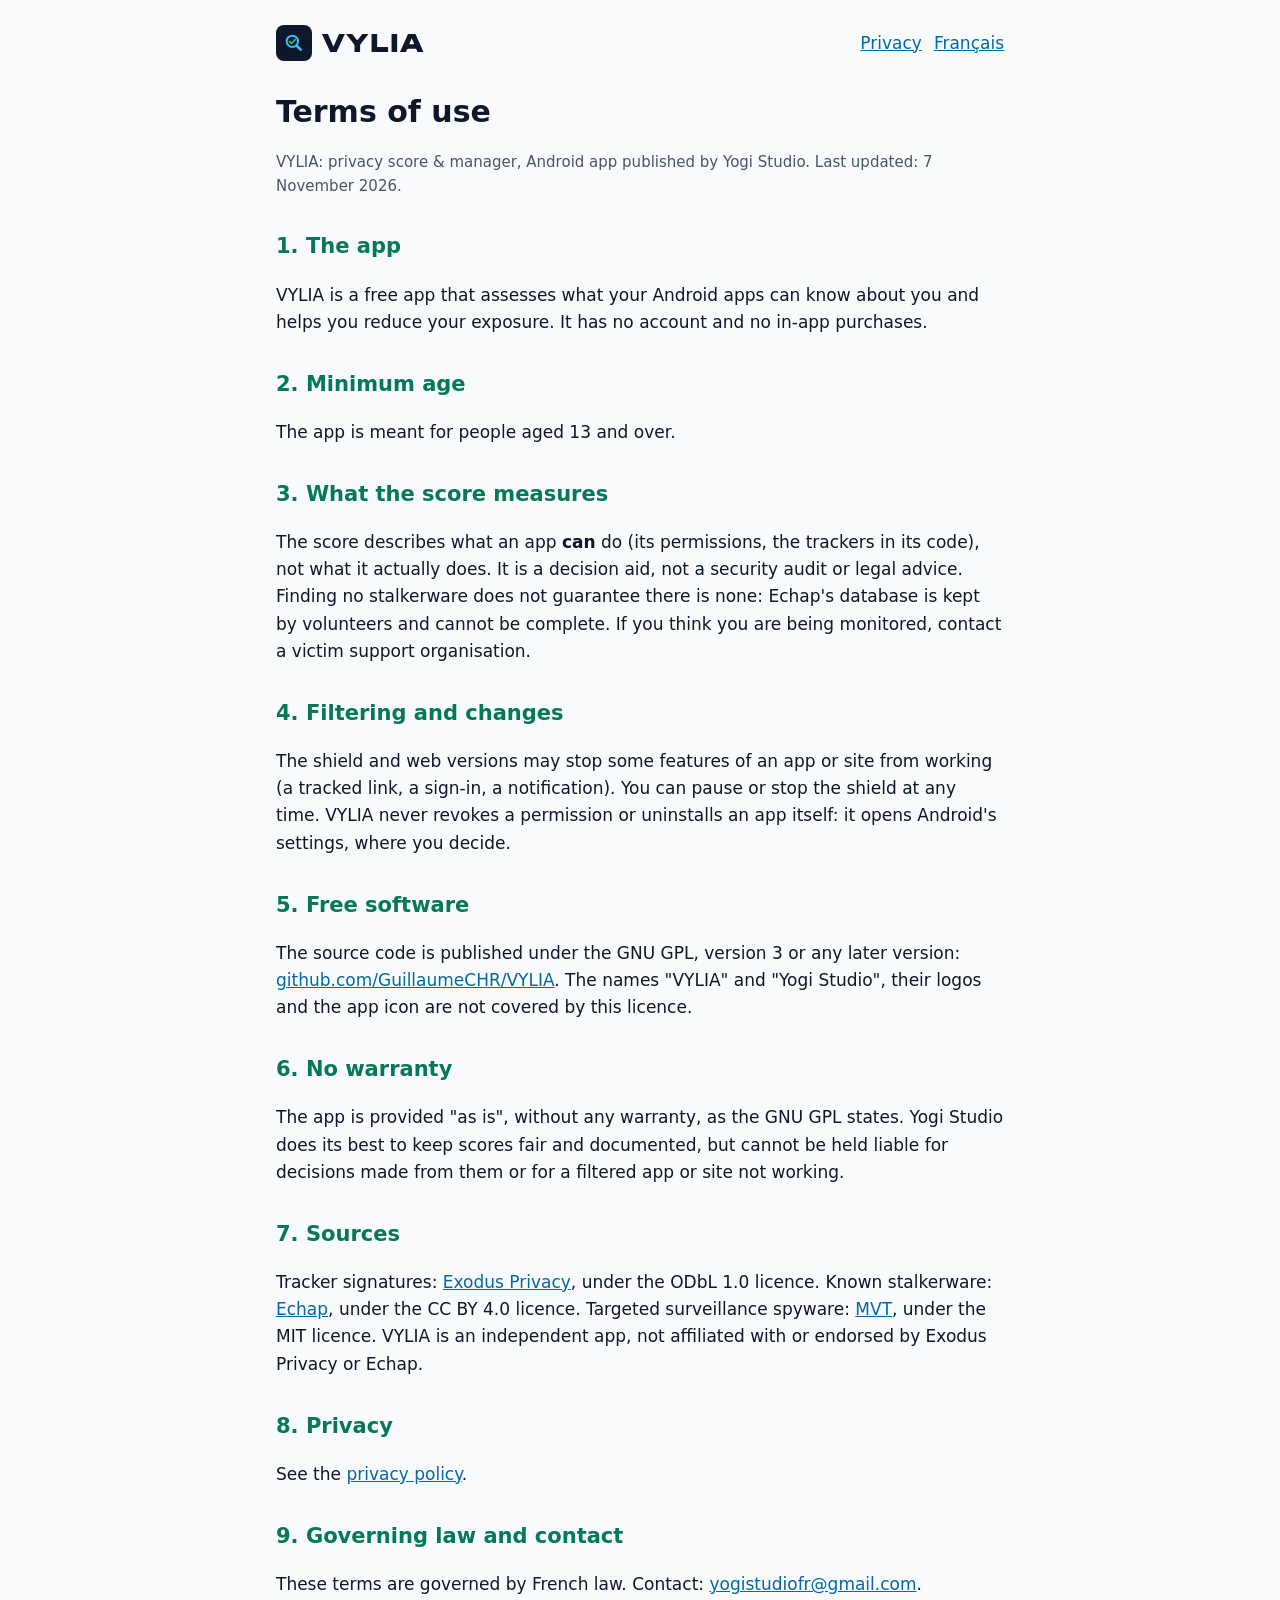
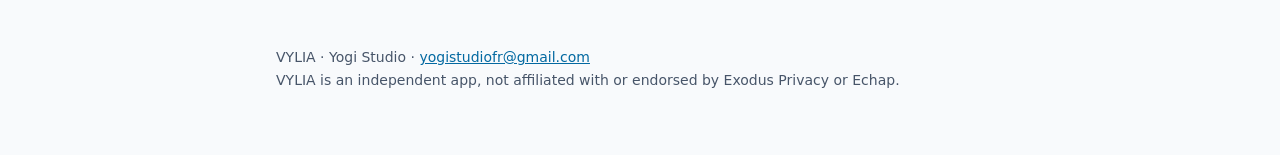
<file: terms.html>
<!doctype html>
<html lang="en">
<head>
<meta charset="utf-8">
<meta name="viewport" content="width=device-width, initial-scale=1">
<meta http-equiv="Content-Security-Policy" content="default-src 'none'; style-src 'self'; img-src 'self'; font-src 'self'; base-uri 'none'; form-action 'none'">
<meta name="referrer" content="no-referrer">
<title>Terms of use – VYLIA</title>
<link rel="icon" href="assets/logo.svg" type="image/svg+xml">
<link rel="stylesheet" href="style.css">
</head>
<body>
<main>
<header>
  <a class="logo" href="./"><img src="assets/logo.svg" alt="" width="36" height="36"><span class="wordmark">VYLIA</span></a>
  <nav><a href="privacy.html">Privacy</a><a href="fr/conditions.html" hreflang="fr" lang="fr">Français</a></nav>
</header>
<h1>Terms of use</h1>
<p class="muted">VYLIA: privacy score &amp; manager, Android app published by Yogi Studio. Last updated: 7 November 2026.</p>
<h2>1. The app</h2>
<p>VYLIA is a free app that assesses what your Android apps can know about you and helps you reduce your exposure. It
has no account and no in-app purchases.</p>
<h2>2. Minimum age</h2>
<p>The app is meant for people aged 13 and over.</p>
<h2>3. What the score measures</h2>
<p>The score describes what an app <strong>can</strong> do (its permissions, the trackers in its code), not what it
actually does. It is a decision aid, not a security audit or legal advice. Finding no stalkerware does not guarantee
there is none: Echap's database is kept by volunteers and cannot be complete. If you think you are being monitored,
contact a victim support organisation.</p>
<h2>4. Filtering and changes</h2>
<p>The shield and web versions may stop some features of an app or site from working (a tracked link, a sign-in, a
notification). You can pause or stop the shield at any time. VYLIA never revokes a permission or uninstalls an app
itself: it opens Android's settings, where you decide.</p>
<h2>5. Free software</h2>
<p>The source code is published under the GNU GPL, version 3 or any later version:
<a href="https://github.com/GuillaumeCHR/VYLIA">github.com/GuillaumeCHR/VYLIA</a>.
The names "VYLIA" and "Yogi Studio", their logos and the app icon are not covered by this licence.</p>
<h2>6. No warranty</h2>
<p>The app is provided "as is", without any warranty, as the GNU GPL states. Yogi Studio does its best to keep scores
fair and documented, but cannot be held liable for decisions made from them or for a filtered app or site not working.</p>
<h2>7. Sources</h2>
<p>Tracker signatures: <a href="https://exodus-privacy.eu.org/">Exodus Privacy</a>, under the ODbL 1.0 licence.
Known stalkerware: <a href="https://echap.eu.org/">Echap</a>, under the CC BY 4.0 licence. Targeted surveillance
spyware: <a href="https://github.com/mvt-project/mvt-indicators">MVT</a>, under the MIT licence. VYLIA is an independent app,
not affiliated with or endorsed by Exodus Privacy or Echap.</p>
<h2>8. Privacy</h2>
<p>See the <a href="privacy.html">privacy policy</a>.</p>
<h2>9. Governing law and contact</h2>
<p>These terms are governed by French law. Contact: <a href="mailto:yogistudiofr@gmail.com">yogistudiofr@gmail.com</a>.</p>
<footer>VYLIA · Yogi Studio · <a href="mailto:yogistudiofr@gmail.com">yogistudiofr@gmail.com</a><br>
VYLIA is an independent app, not affiliated with or endorsed by Exodus Privacy or Echap.</footer>
</main>
</body>
</html>
</file>
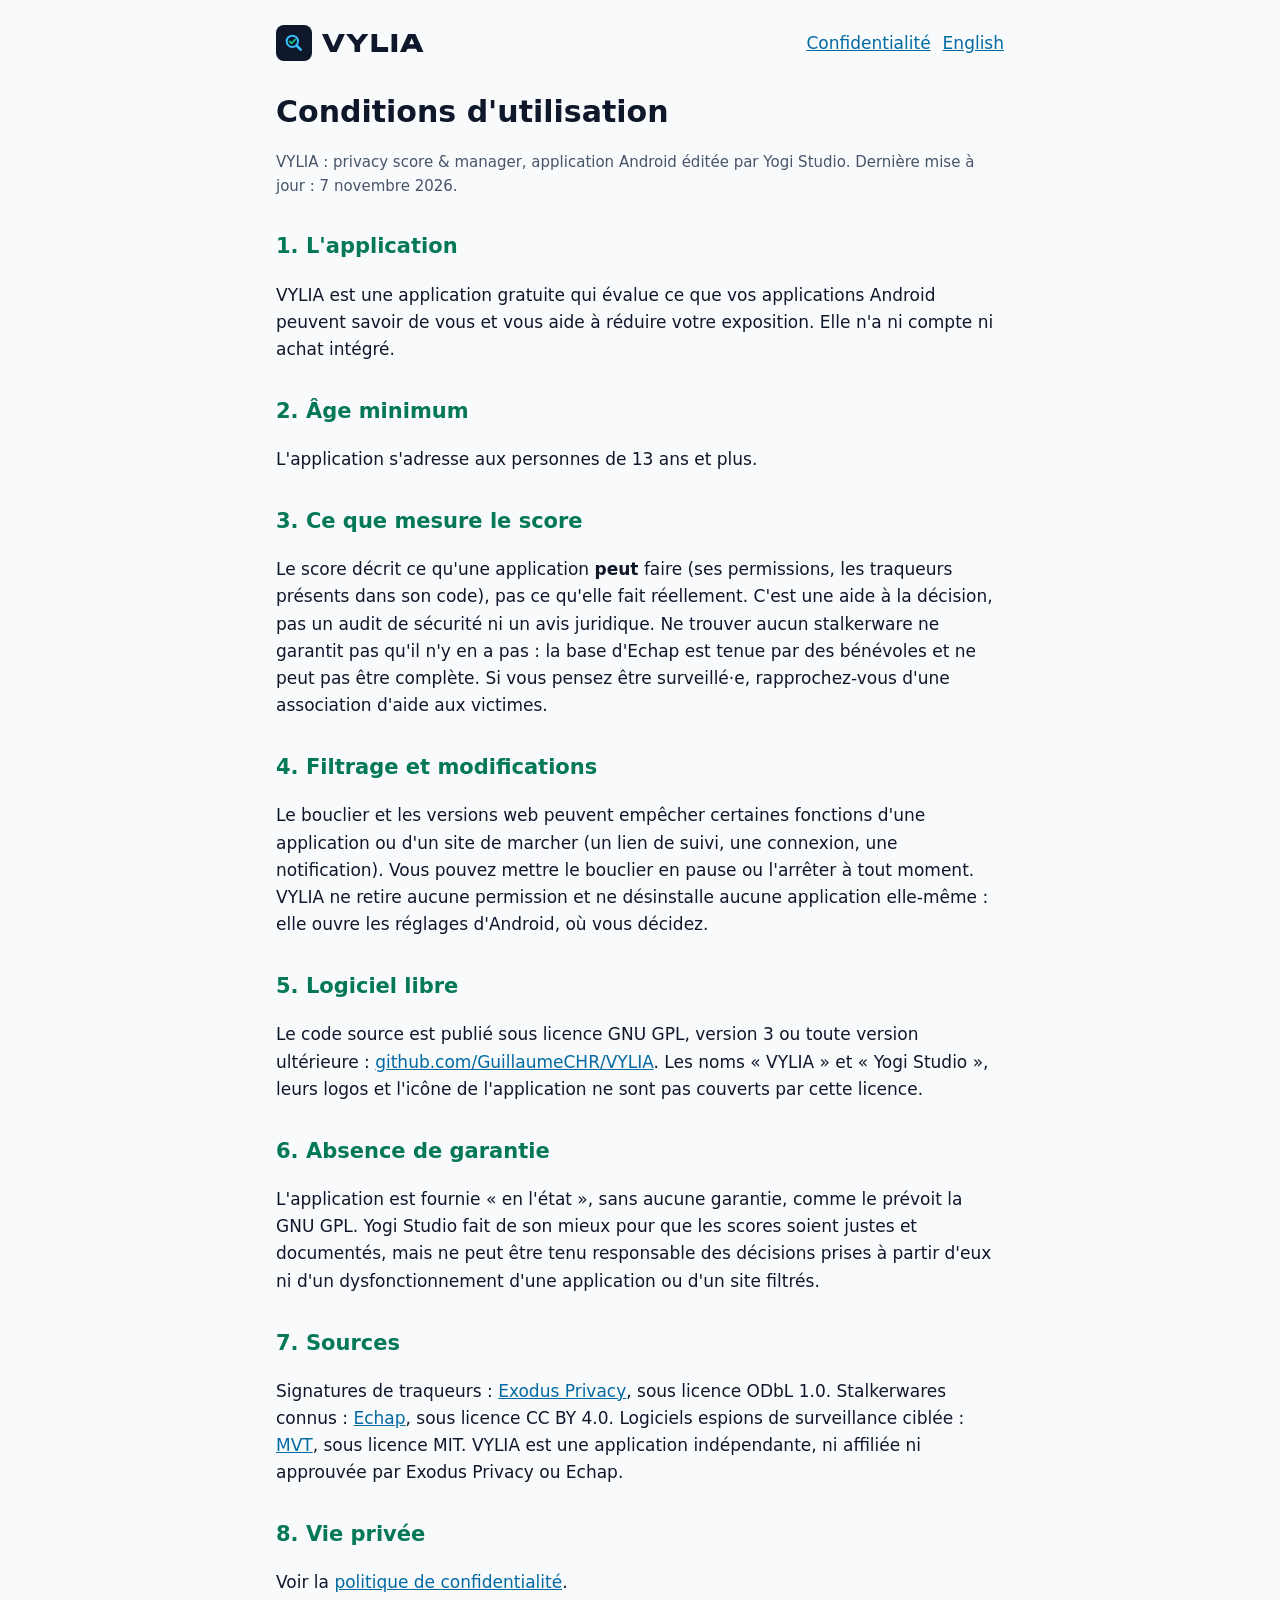
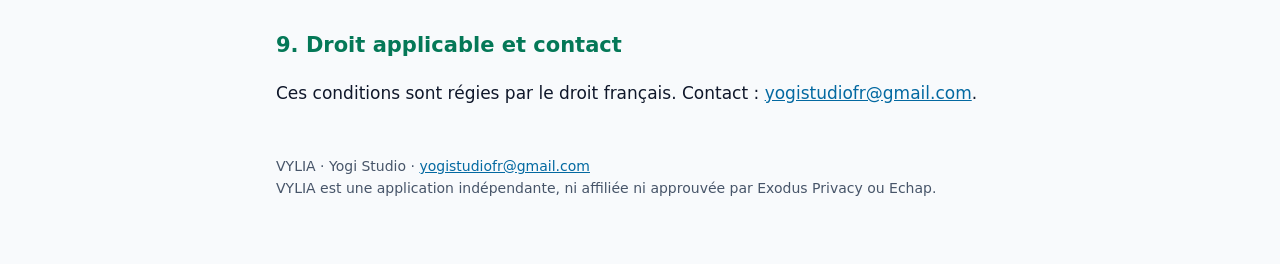
<file: fr/conditions.html>
<!doctype html>
<html lang="fr">
<head>
<meta charset="utf-8">
<meta name="viewport" content="width=device-width, initial-scale=1">
<meta http-equiv="Content-Security-Policy" content="default-src 'none'; style-src 'self'; img-src 'self'; font-src 'self'; base-uri 'none'; form-action 'none'">
<meta name="referrer" content="no-referrer">
<title>Conditions d'utilisation – VYLIA</title>
<link rel="icon" href="../assets/logo.svg" type="image/svg+xml">
<link rel="stylesheet" href="../style.css">
</head>
<body>
<main>
<header>
  <a class="logo" href="./"><img src="../assets/logo.svg" alt="" width="36" height="36"><span class="wordmark">VYLIA</span></a>
  <nav><a href="confidentialite.html">Confidentialité</a><a href="../terms.html" hreflang="en" lang="en">English</a></nav>
</header>
<h1>Conditions d'utilisation</h1>
<p class="muted">VYLIA : privacy score &amp; manager, application Android éditée par Yogi Studio. Dernière mise à jour : 7 novembre 2026.</p>
<h2>1. L'application</h2>
<p>VYLIA est une application gratuite qui évalue ce que vos applications Android peuvent savoir de vous et vous aide à
réduire votre exposition. Elle n'a ni compte ni achat intégré.</p>
<h2>2. Âge minimum</h2>
<p>L'application s'adresse aux personnes de 13 ans et plus.</p>
<h2>3. Ce que mesure le score</h2>
<p>Le score décrit ce qu'une application <strong>peut</strong> faire (ses permissions, les traqueurs présents dans son
code), pas ce qu'elle fait réellement. C'est une aide à la décision, pas un audit de sécurité ni un avis juridique. Ne
trouver aucun stalkerware ne garantit pas qu'il n'y en a pas : la base d'Echap est tenue par des bénévoles et ne peut pas
être complète. Si vous pensez être surveillé·e, rapprochez-vous d'une association d'aide aux victimes.</p>
<h2>4. Filtrage et modifications</h2>
<p>Le bouclier et les versions web peuvent empêcher certaines fonctions d'une application ou d'un site de marcher (un
lien de suivi, une connexion, une notification). Vous pouvez mettre le bouclier en pause ou l'arrêter à tout moment.
VYLIA ne retire aucune permission et ne désinstalle aucune application elle-même : elle ouvre les réglages d'Android, où
vous décidez.</p>
<h2>5. Logiciel libre</h2>
<p>Le code source est publié sous licence GNU GPL, version 3 ou toute version ultérieure :
<a href="https://github.com/GuillaumeCHR/VYLIA">github.com/GuillaumeCHR/VYLIA</a>.
Les noms « VYLIA » et « Yogi Studio », leurs logos et l'icône de l'application ne sont pas couverts par cette licence.</p>
<h2>6. Absence de garantie</h2>
<p>L'application est fournie « en l'état », sans aucune garantie, comme le prévoit la GNU GPL. Yogi Studio fait de son
mieux pour que les scores soient justes et documentés, mais ne peut être tenu responsable des décisions prises à partir
d'eux ni d'un dysfonctionnement d'une application ou d'un site filtrés.</p>
<h2>7. Sources</h2>
<p>Signatures de traqueurs : <a href="https://exodus-privacy.eu.org/">Exodus Privacy</a>, sous licence ODbL 1.0.
Stalkerwares connus : <a href="https://echap.eu.org/">Echap</a>, sous licence CC BY 4.0. Logiciels espions de
surveillance ciblée : <a href="https://github.com/mvt-project/mvt-indicators">MVT</a>, sous licence MIT. VYLIA est une application
indépendante, ni affiliée ni approuvée par Exodus Privacy ou Echap.</p>
<h2>8. Vie privée</h2>
<p>Voir la <a href="confidentialite.html">politique de confidentialité</a>.</p>
<h2>9. Droit applicable et contact</h2>
<p>Ces conditions sont régies par le droit français. Contact : <a href="mailto:yogistudiofr@gmail.com">yogistudiofr@gmail.com</a>.</p>
<footer>VYLIA · Yogi Studio · <a href="mailto:yogistudiofr@gmail.com">yogistudiofr@gmail.com</a><br>
VYLIA est une application indépendante, ni affiliée ni approuvée par Exodus Privacy ou Echap.</footer>
</main>
</body>
</html>
</file>
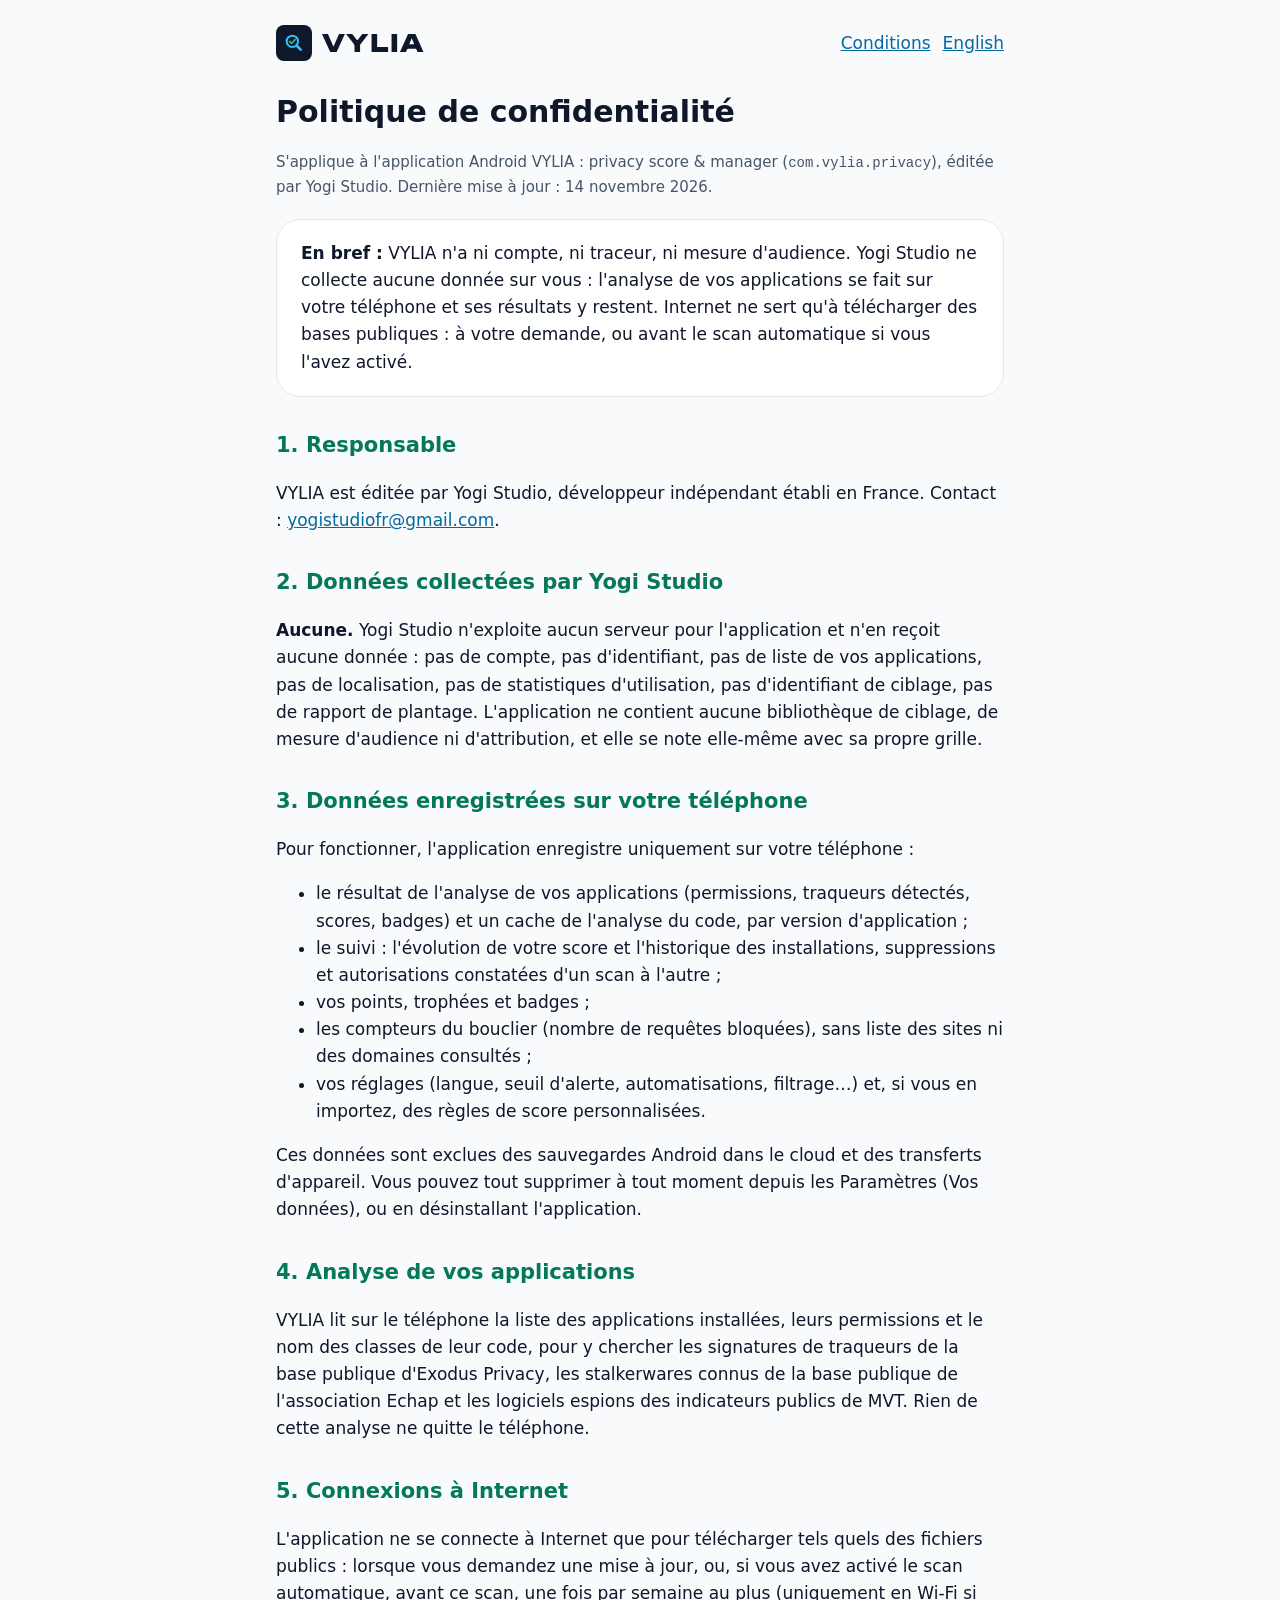
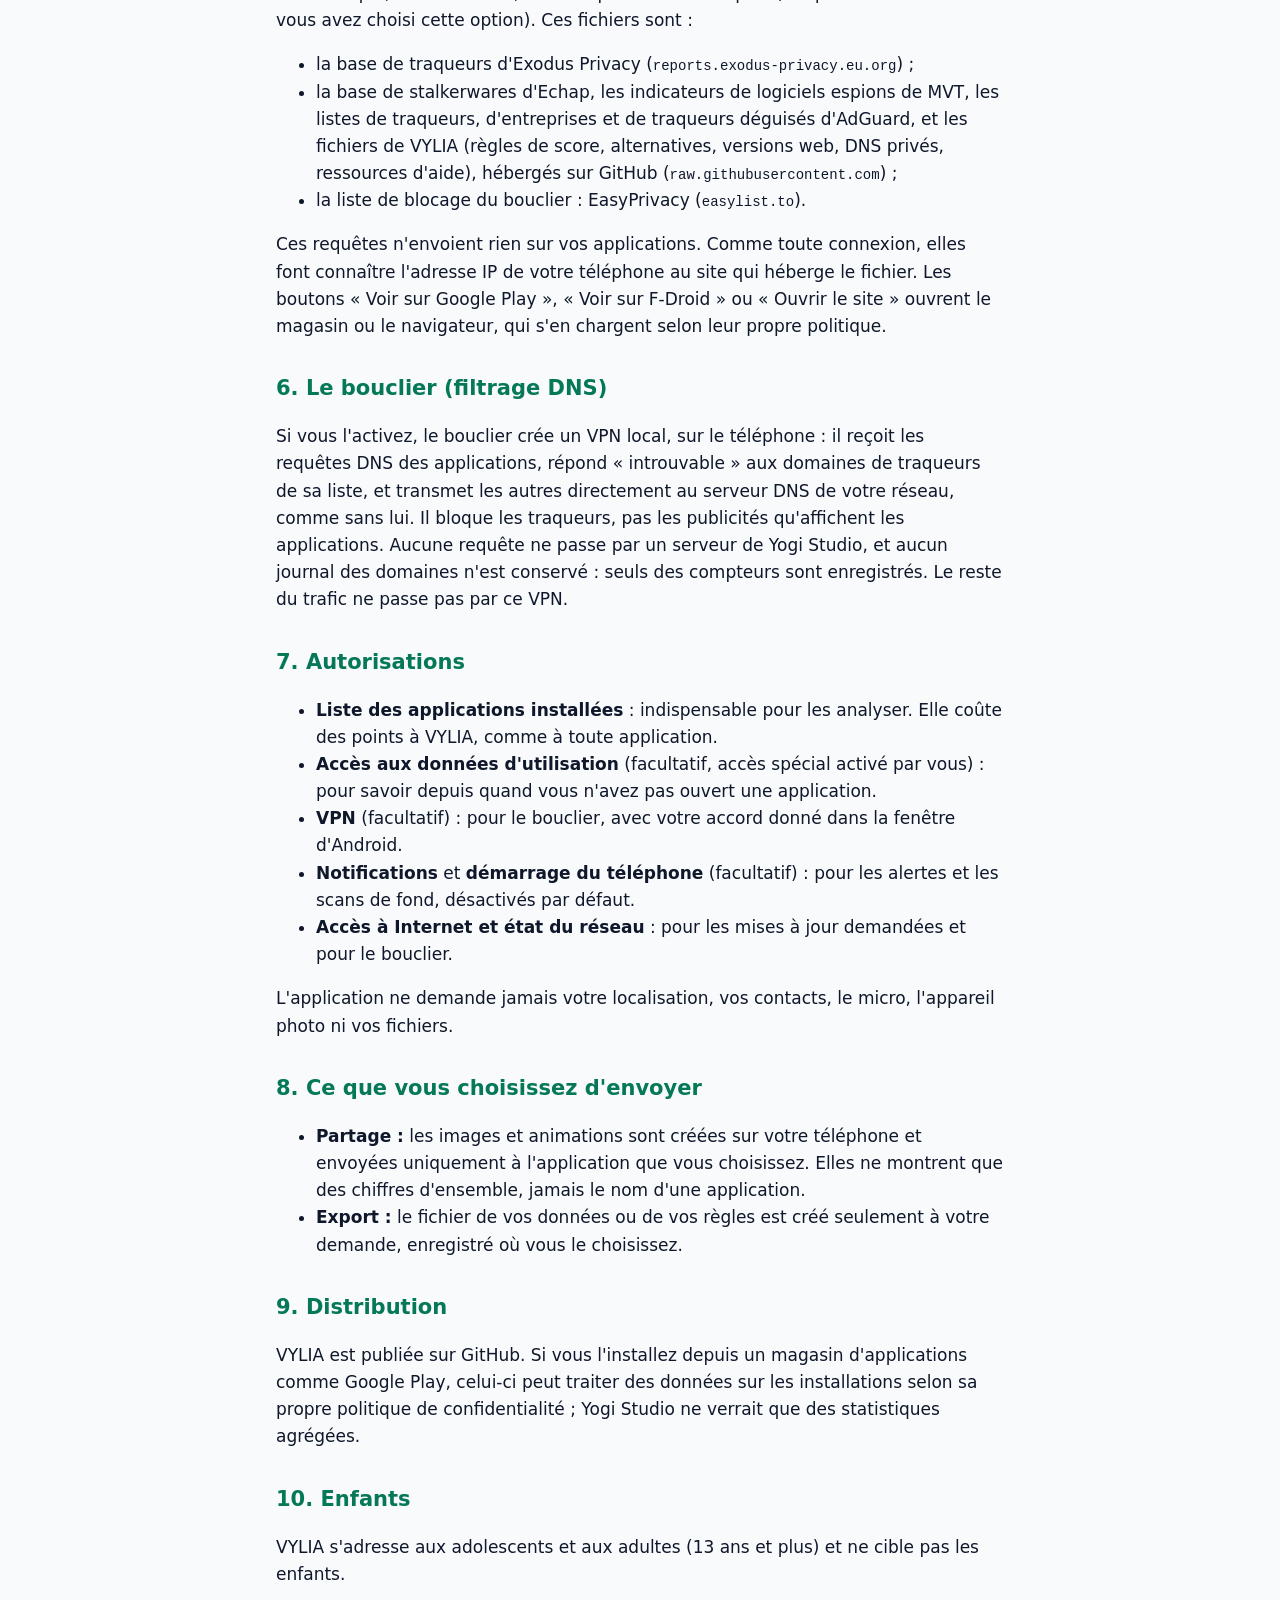
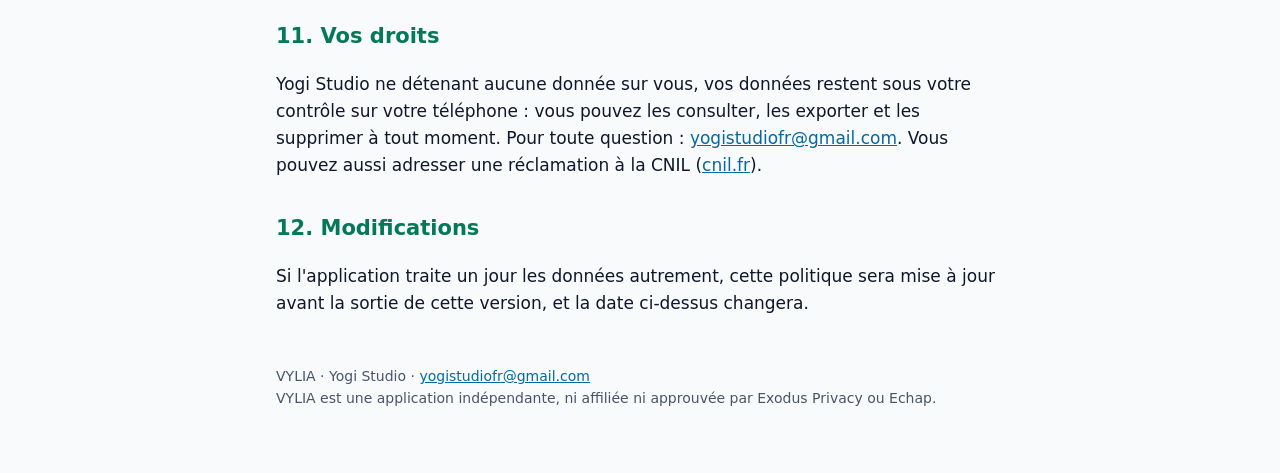
<file: fr/confidentialite.html>
<!doctype html>
<html lang="fr">
<head>
<meta charset="utf-8">
<meta name="viewport" content="width=device-width, initial-scale=1">
<meta http-equiv="Content-Security-Policy" content="default-src 'none'; style-src 'self'; img-src 'self'; font-src 'self'; base-uri 'none'; form-action 'none'">
<meta name="referrer" content="no-referrer">
<title>Politique de confidentialité – VYLIA</title>
<link rel="icon" href="../assets/logo.svg" type="image/svg+xml">
<link rel="stylesheet" href="../style.css">
</head>
<body>
<main>
<header>
  <a class="logo" href="./"><img src="../assets/logo.svg" alt="" width="36" height="36"><span class="wordmark">VYLIA</span></a>
  <nav><a href="conditions.html">Conditions</a><a href="../privacy.html" hreflang="en" lang="en">English</a></nav>
</header>

<h1>Politique de confidentialité</h1>
<p class="muted">S'applique à l'application Android VYLIA : privacy score &amp; manager (<code>com.vylia.privacy</code>),
éditée par Yogi Studio. Dernière mise à jour : 14 novembre 2026.</p>

<div class="card">
  <strong>En bref :</strong> VYLIA n'a ni compte, ni traceur, ni mesure d'audience. Yogi Studio ne
  collecte aucune donnée sur vous : l'analyse de vos applications se fait sur votre téléphone et ses résultats y restent.
  Internet ne sert qu'à télécharger des bases publiques : à votre demande, ou avant le scan automatique si vous
  l'avez activé.
</div>

<h2>1. Responsable</h2>
<p>VYLIA est éditée par Yogi Studio, développeur indépendant établi en France.
Contact : <a href="mailto:yogistudiofr@gmail.com">yogistudiofr@gmail.com</a>.</p>

<h2>2. Données collectées par Yogi Studio</h2>
<p><strong>Aucune.</strong> Yogi Studio n'exploite aucun serveur pour l'application et n'en reçoit aucune donnée : pas de
compte, pas d'identifiant, pas de liste de vos applications, pas de localisation, pas de statistiques d'utilisation, pas
d'identifiant de ciblage, pas de rapport de plantage. L'application ne contient aucune bibliothèque de ciblage, de
mesure d'audience ni d'attribution, et elle se note elle-même avec sa propre grille.</p>

<h2>3. Données enregistrées sur votre téléphone</h2>
<p>Pour fonctionner, l'application enregistre uniquement sur votre téléphone :</p>
<ul>
  <li>le résultat de l'analyse de vos applications (permissions, traqueurs détectés, scores, badges) et un cache de
      l'analyse du code, par version d'application ;</li>
  <li>le suivi : l'évolution de votre score et l'historique des installations, suppressions et autorisations constatées
      d'un scan à l'autre ;</li>
  <li>vos points, trophées et badges ;</li>
  <li>les compteurs du bouclier (nombre de requêtes bloquées), sans liste des sites ni des domaines consultés ;</li>
  <li>vos réglages (langue, seuil d'alerte, automatisations, filtrage…) et, si vous en importez, des règles de score
      personnalisées.</li>
</ul>
<p>Ces données sont exclues des sauvegardes Android dans le cloud et des transferts d'appareil. Vous pouvez tout supprimer
à tout moment depuis les Paramètres (Vos données), ou en désinstallant l'application.</p>

<h2>4. Analyse de vos applications</h2>
<p>VYLIA lit sur le téléphone la liste des applications installées, leurs permissions et le nom des classes de leur code,
pour y chercher les signatures de traqueurs de la base publique d'Exodus Privacy, les stalkerwares connus de la base
publique de l'association Echap et les logiciels espions des indicateurs publics de MVT. Rien de cette analyse ne quitte le téléphone.</p>

<h2>5. Connexions à Internet</h2>
<p>L'application ne se connecte à Internet que pour télécharger tels quels des fichiers publics : lorsque vous
demandez une mise à jour, ou, si vous avez activé le scan automatique, avant ce scan, une fois par semaine au plus
(uniquement en Wi-Fi si vous avez choisi cette option). Ces fichiers sont :</p>
<ul>
  <li>la base de traqueurs d'Exodus Privacy (<code>reports.exodus-privacy.eu.org</code>) ;</li>
  <li>la base de stalkerwares d'Echap, les indicateurs de logiciels espions de MVT, les listes de traqueurs,
      d'entreprises et de traqueurs déguisés d'AdGuard, et les fichiers de VYLIA (règles de score, alternatives,
      versions web, DNS privés, ressources d'aide), hébergés sur GitHub (<code>raw.githubusercontent.com</code>) ;</li>
  <li>la liste de blocage du bouclier : EasyPrivacy (<code>easylist.to</code>).</li>
</ul>
<p>Ces requêtes n'envoient rien sur vos applications. Comme toute connexion, elles font connaître l'adresse IP de votre
téléphone au site qui héberge le fichier. Les boutons « Voir sur Google Play », « Voir sur F-Droid » ou « Ouvrir le site »
ouvrent le magasin ou le navigateur, qui s'en chargent selon leur propre politique.</p>

<h2>6. Le bouclier (filtrage DNS)</h2>
<p>Si vous l'activez, le bouclier crée un VPN local, sur le téléphone : il reçoit les requêtes DNS des applications,
répond « introuvable » aux domaines de traqueurs de sa liste, et transmet les autres directement au serveur
DNS de votre réseau, comme sans lui. Il bloque les traqueurs, pas les publicités qu'affichent les applications. Aucune requête ne passe par un serveur de Yogi Studio, et aucun journal des domaines
n'est conservé : seuls des compteurs sont enregistrés. Le reste du trafic ne passe pas par ce VPN.</p>

<h2>7. Autorisations</h2>
<ul>
  <li><strong>Liste des applications installées</strong> : indispensable pour les analyser. Elle coûte des points à VYLIA,
      comme à toute application.</li>
  <li><strong>Accès aux données d'utilisation</strong> (facultatif, accès spécial activé par vous) : pour savoir depuis
      quand vous n'avez pas ouvert une application.</li>
  <li><strong>VPN</strong> (facultatif) : pour le bouclier, avec votre accord donné dans la fenêtre d'Android.</li>
  <li><strong>Notifications</strong> et <strong>démarrage du téléphone</strong> (facultatif) : pour les alertes et les
      scans de fond, désactivés par défaut.</li>
  <li><strong>Accès à Internet et état du réseau</strong> : pour les mises à jour demandées et pour le bouclier.</li>
</ul>
<p>L'application ne demande jamais votre localisation, vos contacts, le micro, l'appareil photo ni vos fichiers.</p>

<h2>8. Ce que vous choisissez d'envoyer</h2>
<ul>
  <li><strong>Partage :</strong> les images et animations sont créées sur votre téléphone et envoyées uniquement à
      l'application que vous choisissez. Elles ne montrent que des chiffres d'ensemble, jamais le nom d'une application.</li>
  <li><strong>Export :</strong> le fichier de vos données ou de vos règles est créé seulement à votre demande, enregistré
      où vous le choisissez.</li>
</ul>

<h2>9. Distribution</h2>
<p>VYLIA est publiée sur GitHub. Si vous l'installez depuis un magasin d'applications comme Google Play, celui-ci peut
traiter des données sur les installations selon sa propre politique de confidentialité ; Yogi Studio ne verrait que des
statistiques agrégées.</p>

<h2>10. Enfants</h2>
<p>VYLIA s'adresse aux adolescents et aux adultes (13 ans et plus) et ne cible pas les enfants.</p>

<h2>11. Vos droits</h2>
<p>Yogi Studio ne détenant aucune donnée sur vous, vos données restent sous votre contrôle sur votre téléphone : vous
pouvez les consulter, les exporter et les supprimer à tout moment. Pour toute question :
<a href="mailto:yogistudiofr@gmail.com">yogistudiofr@gmail.com</a>. Vous pouvez aussi adresser une réclamation à la CNIL
(<a href="https://www.cnil.fr">cnil.fr</a>).</p>

<h2>12. Modifications</h2>
<p>Si l'application traite un jour les données autrement, cette politique sera mise à jour avant la sortie de cette
version, et la date ci-dessus changera.</p>

<footer>VYLIA · Yogi Studio · <a href="mailto:yogistudiofr@gmail.com">yogistudiofr@gmail.com</a><br>
VYLIA est une application indépendante, ni affiliée ni approuvée par Exodus Privacy ou Echap.</footer>
</main>
</body>
</html>
</file>
<file: style.css>
@font-face { font-family: "Unbounded VYLIA"; src: url("assets/unbounded-vylia.woff2") format("woff2"); font-weight: 400 900; font-display: swap; }
:root { --bg: #F8FAFC; --surface: #FFFFFF; --text: #0F172A; --muted: #475569; --primary: #047857; --accent: #0369A1; --line: #E2E8F0; }
@media (prefers-color-scheme: dark) { :root { --bg: #0F172A; --surface: #1E293B; --text: #E2E8F0; --muted: #94A3B8; --primary: #10B981; --accent: #38BDF8; --line: #334155; } }
* { box-sizing: border-box; }
body { margin: 0; background: var(--bg); color: var(--text); font: 17px/1.6 system-ui, -apple-system, "Segoe UI", Roboto, sans-serif; }
main { max-width: 760px; margin: 0 auto; padding: 24px 16px 64px; }
header { display: flex; justify-content: space-between; align-items: center; gap: 12px; flex-wrap: wrap; }
.logo { display: inline-flex; align-items: center; gap: 10px; text-decoration: none; color: var(--text); }
.logo img { width: 36px; height: 36px; }
.wordmark { font-family: "Unbounded VYLIA", system-ui, sans-serif; font-weight: 800; font-size: 24px; letter-spacing: .04em; }
nav a { color: var(--accent); margin-left: 12px; }
h1 { font-size: 30px; line-height: 1.2; margin-top: 32px; }
h1 .wordmark { display: block; font-size: 40px; color: var(--accent); margin-bottom: 4px; }
h2 { font-size: 21px; margin-top: 32px; color: var(--primary); }
.card { background: var(--surface); border: 1px solid var(--line); border-radius: 24px; padding: 20px 24px; margin: 20px 0; }
.muted { color: var(--muted); font-size: 15px; }
a { color: var(--accent); }
code { font-size: 14px; word-break: break-all; }
.button { display: inline-block; background: var(--primary); color: var(--bg); font-weight: 600; text-decoration: none; padding: 12px 22px; border-radius: 999px; margin: 4px 12px 4px 0; }
.steps { padding-left: 22px; }
.steps li { margin: 8px 0; }
.shots { display: grid; grid-template-columns: repeat(4, 1fr); gap: 12px; margin: 20px 0; }
.shots figure { margin: 0; }
.shots img { width: 100%; height: auto; border-radius: 16px; border: 1px solid var(--line); display: block; }
.shots figcaption { font-size: 13px; color: var(--muted); text-align: center; margin-top: 6px; }
@media (max-width: 560px) { .shots { grid-template-columns: 1fr 1fr; } }
footer { margin-top: 48px; font-size: 14px; color: var(--muted); }
.idcard { display: grid; grid-template-columns: auto 1fr; gap: 6px 20px; margin: 0; }
.idcard dt { color: var(--muted); font-size: 15px; }
.idcard dd { margin: 0; font-size: 15px; }
.idcard-title { display: flex; align-items: center; gap: 12px; margin-bottom: 14px; }
.idcard-title img { width: 48px; height: 48px; }
.idcard-title strong { display: block; font-size: 18px; }
@media (max-width: 480px) { .idcard { grid-template-columns: 1fr; gap: 0; } .idcard dd { margin-bottom: 8px; } }
.scale { display: flex; height: 34px; border-radius: 10px; overflow: hidden; margin: 18px 0 6px;
  background: linear-gradient(90deg, #10B981 0%, #84CC16 20%, #F59E0B 40%, #F97316 60%, #EF4444 80%, #B91C3C 100%); }
.scale span { display: grid; place-items: center; font-weight: 800; color: #0F172A; border-right: 2px solid var(--surface); }
.scale span:last-child { border-right: 0; color: #FFFFFF; }
.band-a { flex: 16; } .band-b { flex: 15; } .band-c { flex: 20; } .band-d { flex: 20; } .band-e { flex: 30; }
.scale-legend { display: flex; text-align: center; font-size: 13px; color: var(--muted); margin-bottom: 14px; }
.grades { display: grid; grid-template-columns: auto 1fr; gap: 6px 14px; margin: 0; font-size: 15px; }
.grades dt { font-weight: 800; }
.grades dd { margin: 0; color: var(--muted); }
.card h2 { margin-top: 4px; }
</file>
